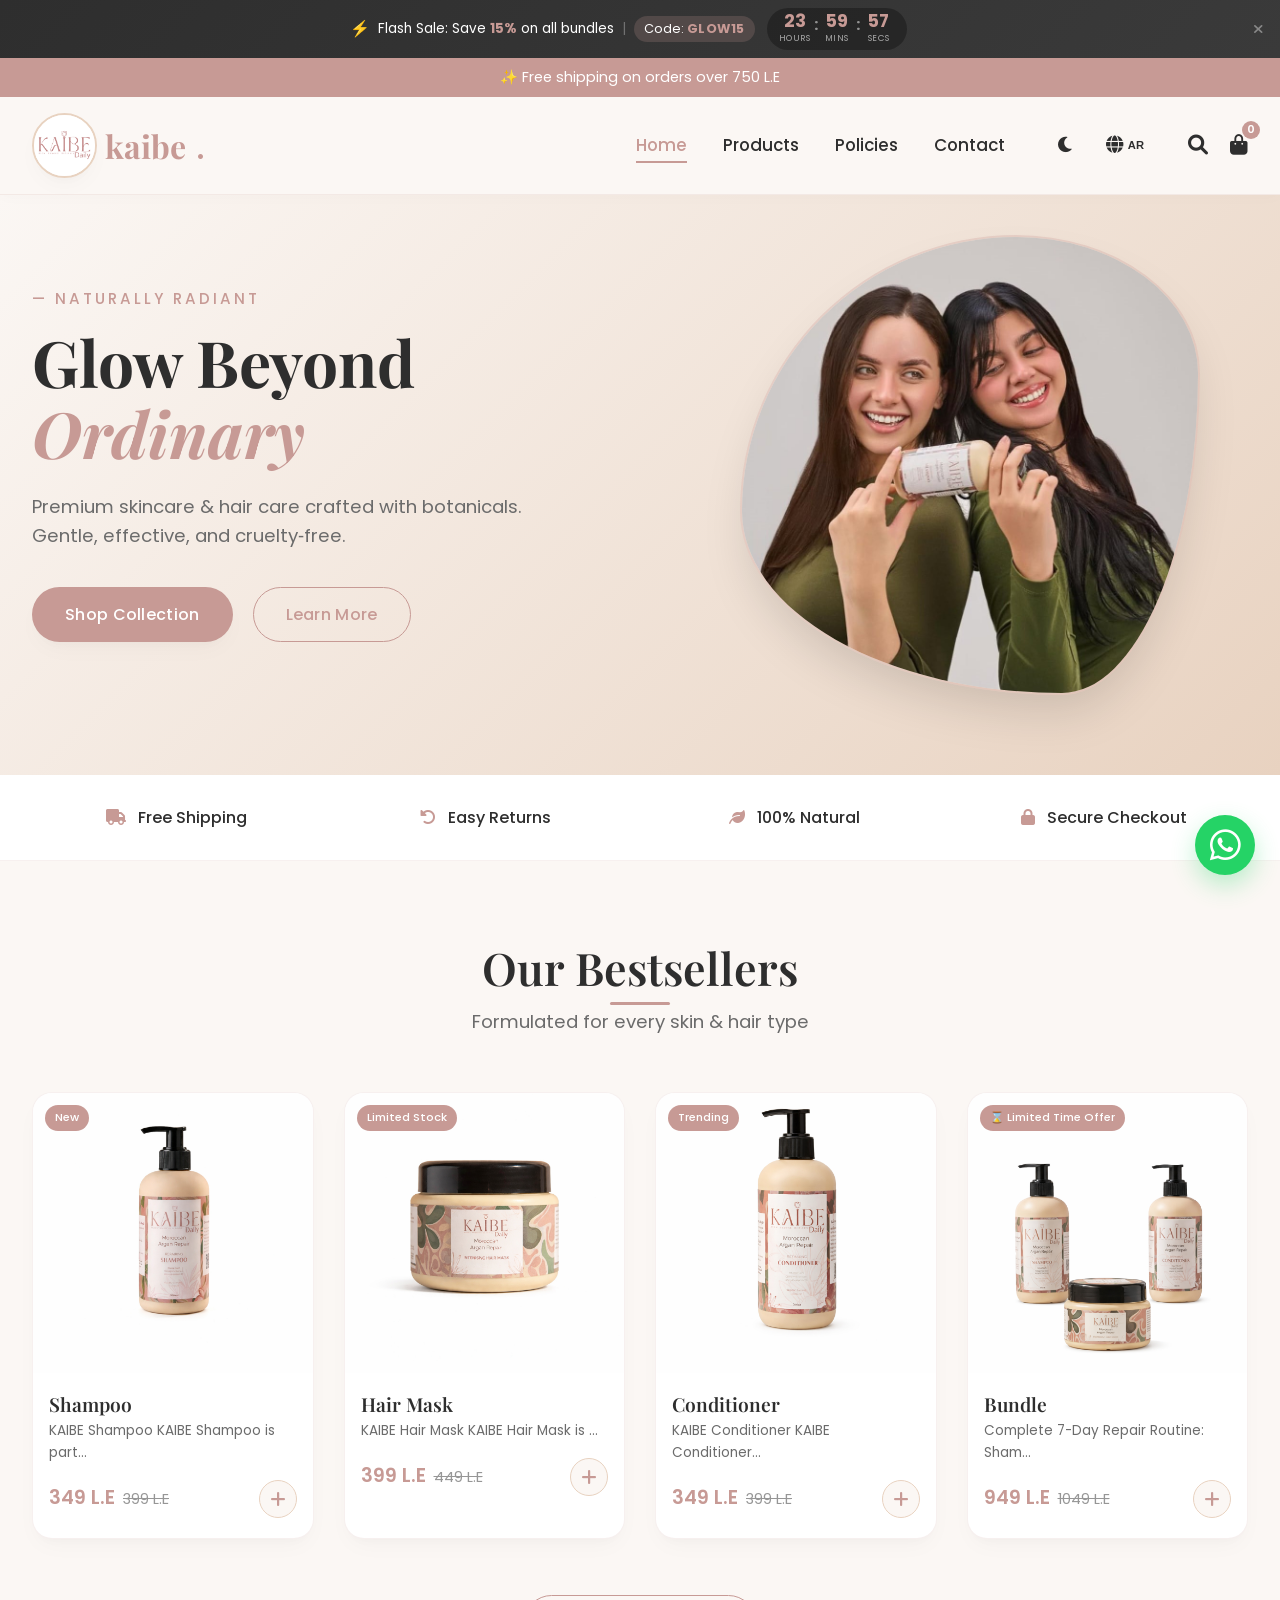
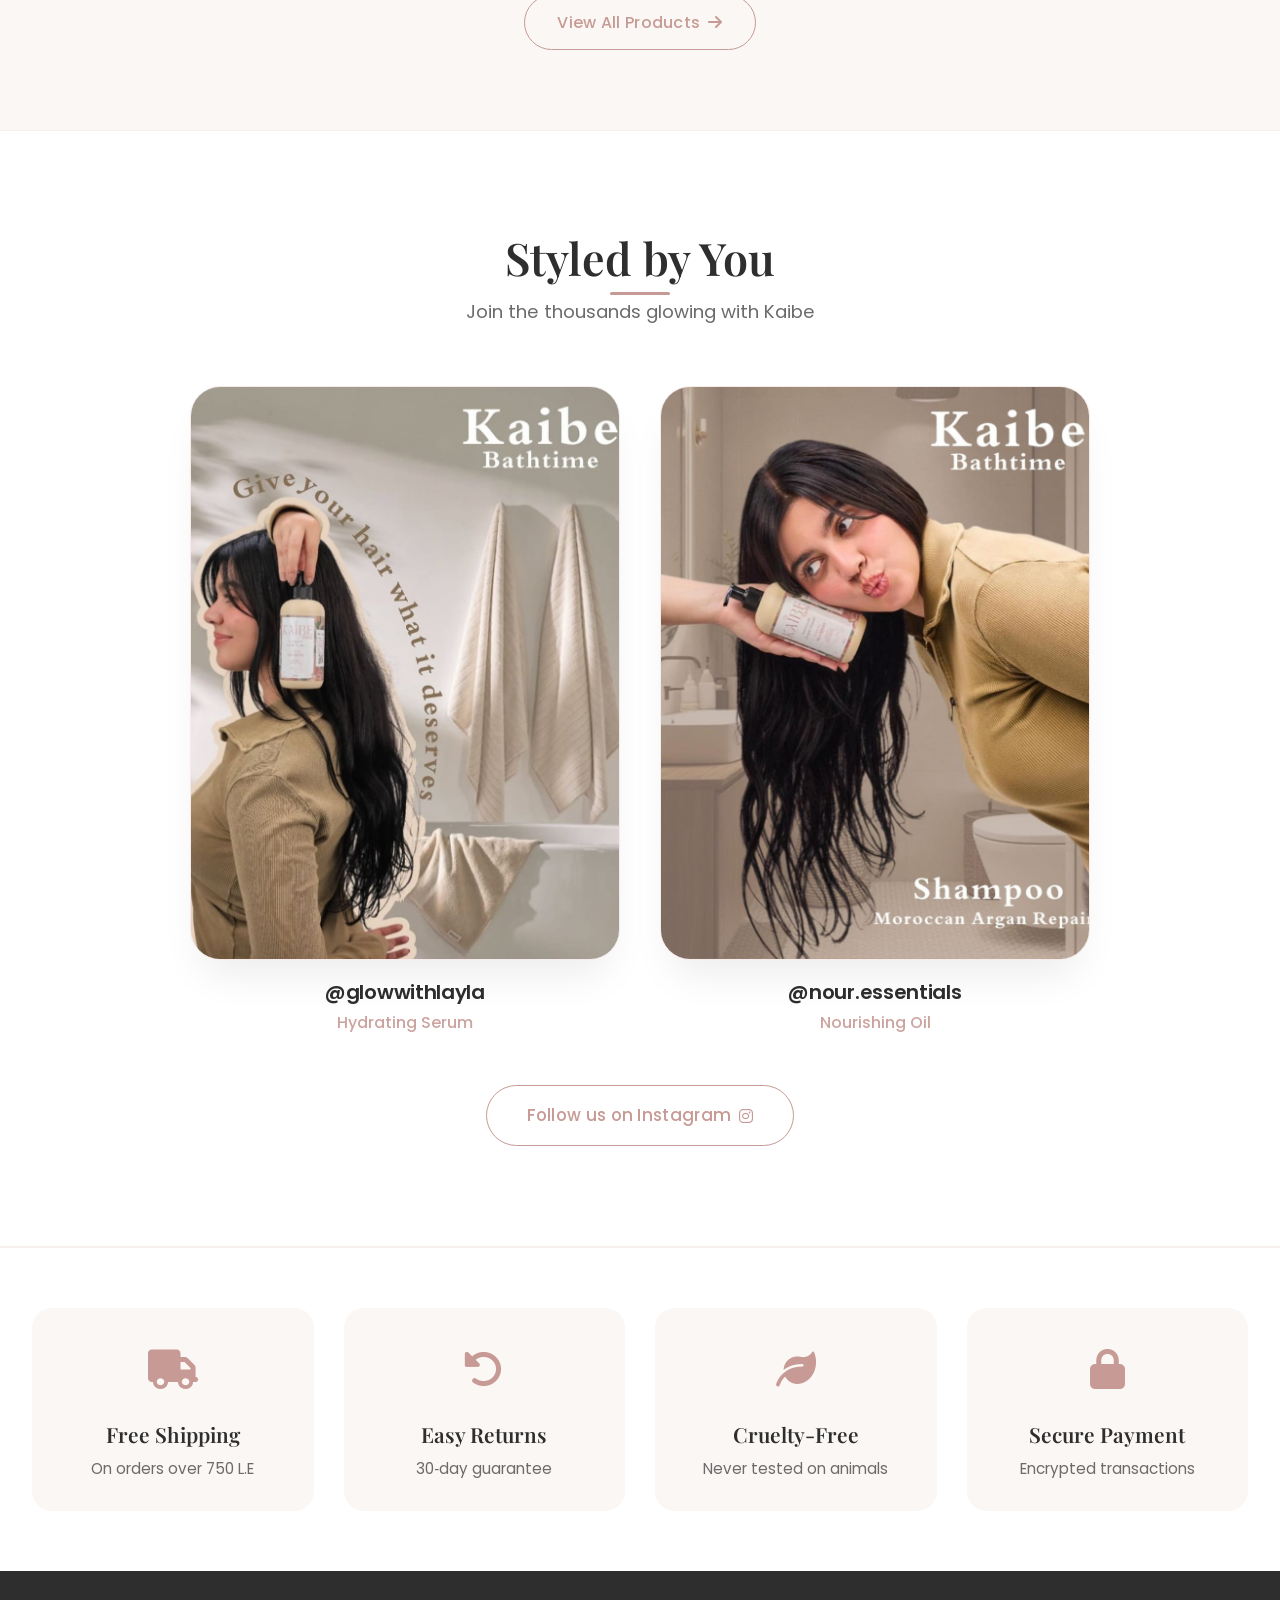
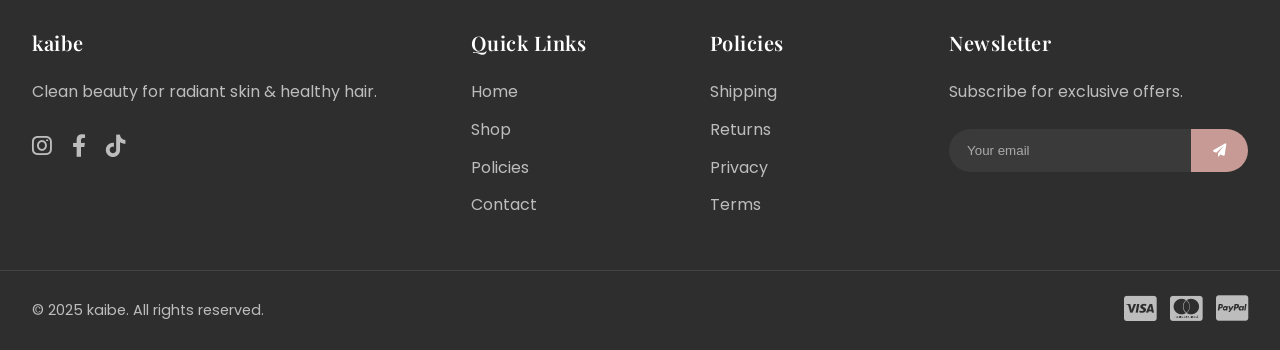
<file: index.html>
<!DOCTYPE html>
<html lang="en">
<head>
  <meta charset="UTF-8">
  <meta name="viewport" content="width=device-width, initial-scale=1.0, maximum-scale=1.0, user-scalable=yes">
  <link rel="icon" type="image/png" href="favicon.png">
  <link rel="apple-touch-icon" href="favicon.png">
  
  <!-- ✅ Meta Tags لنتائج جوجل وفيسبوك -->
  <meta property="og:image" content="https://kaibedaily.com/logo.png">
  <meta property="og:title" content="kaibe • Natural Beauty & Hair Care">
  <meta property="og:description" content="Premium skincare & hair care crafted with botanicals. Gentle, effective, and cruelty-free.">
  <meta name="facebook-domain-verification" content="lg7dq3br5m8nmskgd846aq0v86hok3" />
  <meta name="description" content="kaibe • Premium skincare & hair care crafted with botanicals. Free shipping on orders over 750 L.E.">
  <title>kaibe • Natural Beauty & Hair Care</title>
  <!-- Google Fonts -->
  <link rel="preconnect" href="https://fonts.googleapis.com">
  <link rel="preconnect" href="https://fonts.gstatic.com" crossorigin>
  <link href="https://fonts.googleapis.com/css2?family=Playfair+Display:wght@400;500;600;700&family=Poppins:wght@300;400;500;600&display=swap" rel="stylesheet">
  <!-- Font Awesome -->
  <link rel="stylesheet" href="https://cdnjs.cloudflare.com/ajax/libs/font-awesome/6.0.0-beta3/css/all.min.css">
  <!-- Custom CSS -->
  <link rel="stylesheet" href="style.css">
  <!-- Meta Pixel Code -->
  <script>
  !function(f,b,e,v,n,t,s)
  {if(f.fbq)return;n=f.fbq=function(){n.callMethod?
  n.callMethod.apply(n,arguments):n.queue.push(arguments)};
  if(!f._fbq)f._fbq=n;n.push=n;n.loaded=!0;n.version='2.0';
  n.queue=[];t=b.createElement(e);t.async=!0;
  t.src=v;s=b.getElementsByTagName(e)[0];
  s.parentNode.insertBefore(t,s)}(window, document,'script',
  'https://connect.facebook.net/en_US/fbevents.js');
  
  fbq('init', '2133669100757714');
  fbq('track', 'PageView');
  </script>
  <noscript>
  <img height="1" width="1" style="display:none"
  src="https://www.facebook.com/tr?id=2133669100757714&ev=PageView&noscript=1"/>
  </noscript>
  
  
</head>
<body>

   <!-- Google Translate Widget -->
  <div id="google_translate_element" style="display: none;"></div>
  <script type="text/javascript">
  function googleTranslateElementInit() {
    new google.translate.TranslateElement({
      pageLanguage: 'en',
      includedLanguages: 'ar,en',
      layout: google.translate.TranslateElement.InlineLayout.SIMPLE,
      autoDisplay: false
    }, 'google_translate_element');
  }
  </script>
  <script type="text/javascript" src="//translate.google.com/translate_a/element.js?cb=googleTranslateElementInit"></script>  

    <!-- ===== شريط العرض الترويجي مع عداد تنازلي ===== -->
  <div class="flash-sale-bar" id="flashSaleBar">
    <div class="container flash-sale-container">
      <div class="flash-sale-content">
        <span class="flash-icon">⚡</span>
        <span class="flash-text">Flash Sale: Save <strong>15%</strong> on all bundles</span>
        <span class="flash-divider">|</span>
        <span class="flash-code">Code: <strong>GLOW15</strong></span>
      </div>
      <div class="flash-countdown" id="flashCountdown">
        <div class="countdown-item">
          <span class="countdown-value" id="countdownHours">02</span>
          <span class="countdown-label">Hours</span>
        </div>
        <span class="countdown-separator">:</span>
        <div class="countdown-item">
          <span class="countdown-value" id="countdownMinutes">14</span>
          <span class="countdown-label">Mins</span>
        </div>
        <span class="countdown-separator">:</span>
        <div class="countdown-item">
          <span class="countdown-value" id="countdownSeconds">36</span>
          <span class="countdown-label">Secs</span>
        </div>
      </div>
      <button class="flash-close" onclick="document.getElementById('flashSaleBar').style.display='none'" aria-label="Close promo">
        <i class="fas fa-times"></i>
      </button>
    </div>
  </div>

  <!-- ===== شريط الإعلان الدوار ===== -->
  <div class="announcement-bar">
    <div class="announcement-slider">
      <div class="announcement-slide">✨ Free shipping on orders over 750 L.E</div>
      <div class="announcement-slide">🌿 Cruelty‑free & vegan formulas</div>
      <div class="announcement-slide">🎁 Free sample with every order</div>
    </div>
  </div>

  <!-- ===== HEADER ===== -->
  <header class="header">
    <div class="container header-container">
      <a href="index.html" class="logo">
        <img src="logo.png" alt="kaibe logo" onerror="this.style.display='none'">
        <span class="logo-text">kaibe</span>
        <span class="logo-dot">.</span>
      </a>
      <nav class="navbar">
        <ul class="nav-menu">
          <li><a href="index.html" class="nav-link active">Home</a></li>
          <li><a href="products.html" class="nav-link">Products</a></li>
          <li><a href="policies.html" class="nav-link">Policies</a></li>
          <li><a href="contact.html" class="nav-link">Contact</a></li>
        </ul>
        
        <div class="nav-controls">
          <button class="theme-toggle" id="themeToggle" data-tooltip="Dark Mode" aria-label="Toggle dark mode">
            <i class="fas fa-moon"></i>
          </button>
          <button class="lang-toggle" id="langToggle" data-tooltip="العربية" aria-label="Switch language">
            <i class="fas fa-globe"></i> <span>AR</span>
          </button>
        </div>
        
        <div class="nav-icons">
          <a href="#" class="search-toggle" aria-label="Search"><i class="fas fa-search"></i></a>
          <a href="#" class="cart-toggle" aria-label="Cart"><i class="fas fa-shopping-bag"></i><span class="cart-count">0</span></a>
        </div>
        <div class="hamburger" aria-label="Menu">
          <span class="bar"></span>
          <span class="bar"></span>
          <span class="bar"></span>
        </div>
      </nav>
    </div>
    
    <!-- شريط البحث المخفي -->
    <div class="search-overlay">
      <div class="container">
        <input type="text" id="searchInput" placeholder="Search for products..." class="search-input">
        <button class="search-close"><i class="fas fa-times"></i></button>
      </div>
    </div>
  </header>

  <main>
    <!-- Hero Section -->
    <section class="hero">
      <div class="container hero-container">
        <div class="hero-content">
          <span class="hero-subtitle">— Naturally radiant</span>
          <h1 class="hero-title"> Glow Beyond <br><span> Ordinary </span></h1>
          <p class="hero-description">Premium skincare & hair care crafted with botanicals. Gentle, effective, and cruelty‑free.</p>
          <div class="hero-buttons">
            <a href="products.html" class="btn btn-primary">Shop Collection</a>
            <a href="policies.html" class="btn btn-outline">Learn More</a>
          </div>
        </div>
        <div class="hero-image">
          <div class="hero-img-placeholder">
            <img src="hero.jpeg" alt="Kaibe Natural Beauty Product">
          </div>
        </div>
      </div>
    </section>

    <!-- ===== قسم مميزات الثقة ===== -->
   <section class="trust-badges">
    <div class="container">
      <div class="badges-grid">
        <div class="badge-item" data-i18n="freeShipping"><i class="fas fa-truck"></i> Free Shipping</div>
        <div class="badge-item" data-i18n="easyReturns"><i class="fas fa-undo-alt"></i> Easy Returns</div>
        <div class="badge-item" data-i18n="natural"><i class="fas fa-leaf"></i> 100% Natural</div>
        <div class="badge-item" data-i18n="secureCheckout"><i class="fas fa-lock"></i> Secure Checkout</div>
      </div>
    </div>
  </section>

    <!-- Featured Products -->
    <section class="products">
      <div class="container">
        <div class="section-header">
          <h2 class="section-title" data-i18n="bestsellers">Our Bestsellers</h2>
          <p class="section-subtitle" data-i18n="bestsellersSub">Formulated for every skin & hair type</p>
        </div>
       
        <!-- شبكة المنتجات (تولّد ديناميكياً عبر JavaScript) -->
        <div class="product-grid" id="productGrid">
          <!-- المنتجات سيتم توليدها من data-products في main.js، لكن نتركها فارغة أو نضيف static fallback -->
        </div>
        <div class="view-all">
          <a href="products.html" class="btn btn-secondary" data-i18n="viewAll">View All Products <i class="fas fa-arrow-right"></i></a>
        </div>
      </div>
    </section>

    <!-- Community / Models Section -->
    <section class="community">
      <div class="container">
        <div class="section-header">
          <h2 class="section-title" data-i18n="styledByYou">Styled by You</h2>
          <p class="section-subtitle" data-i18n="styledSub">Join the thousands glowing with Kaibe</p>
        </div>
        
        <div class="community-grid two-items">
          <div class="model-card">
            <div class="model-img">
              <img src="model 1.jpeg" alt="Model holding Kaibe product">
            </div>
            <div class="model-info">
              <h4>@glowwithlayla</h4>
              <p>Hydrating Serum</p>
            </div>
          </div>
          <div class="model-card">
            <div class="model-img">
              <img src="model 2.jpeg" alt="Model with Kaibe product">
            </div>
            <div class="model-info">
              <h4>@nour.essentials</h4>
              <p>Nourishing Oil</p>
            </div>
          </div>
        </div>
        
        <div class="community-cta">
          <a href="https://www.instagram.com/kaibe_daily?igsh=bnJuZ3VyZGloMWM1" class="btn btn-secondary" data-i18n="followInsta">Follow us on Instagram <i class="fab fa-instagram"></i></a>
        </div>
      </div>
    </section>
    <!-- Policies Preview -->
    <section class="policies">
      <div class="container">
        <div class="policy-grid">
        <div class="policy-card">
          <div class="policy-icon"><i class="fas fa-truck"></i></div>
          <h4 data-i18n="freeShippingTitle">Free Shipping</h4>
          <p data-i18n="freeShippingDesc">On orders over 750 L.E</p>
        </div>
        <div class="policy-card">
          <div class="policy-icon"><i class="fas fa-undo-alt"></i></div>
          <h4 data-i18n="easyReturnsTitle">Easy Returns</h4>
          <p data-i18n="easyReturnsDesc">30‑day guarantee</p>
        </div>
        <div class="policy-card">
          <div class="policy-icon"><i class="fas fa-leaf"></i></div>
          <h4 data-i18n="crueltyFreeTitle">Cruelty‑Free</h4>
          <p data-i18n="crueltyFreeDesc">Never tested on animals</p>
        </div>
        <div class="policy-card">
          <div class="policy-icon"><i class="fas fa-lock"></i></div>
          <h4 data-i18n="securePaymentTitle">Secure Payment</h4>
          <p data-i18n="securePaymentDesc">Encrypted transactions</p>
        </div>
        </div>
      </div>
    </section>
  </main>

  <!-- ===== FOOTER ===== -->
  <footer class="footer">
    <div class="container footer-container">
      <div class="footer-col">
        <h5>kaibe</h5>
        <p data-i18n="footerDesc">Clean beauty for radiant skin & healthy hair.</p>
        <div class="social-links">
          <a href="https://www.instagram.com/kaibe_daily?igsh=bnJuZ3VyZGloMWM1" aria-label="Instagram"><i class="fab fa-instagram"></i></a>
          <a href="https://www.facebook.com/share/1Km3HrW6yb/?mibextid=wwXIfr" aria-label="Facebook"><i class="fab fa-facebook-f"></i></a>
          <a href="https://www.tiktok.com/@kaibedaily?_r=1&_t=ZS-95lM0Ywqjpv" aria-label="TikTok"><i class="fab fa-tiktok"></i></a>
        </div>
      </div>
      <div class="footer-col">
        <h5 data-i18n="quickLinks">Quick Links</h5>
        <ul>
          <li><a href="index.html">Home</a></li>
          <li><a href="products.html">Shop</a></li>
          <li><a href="policies.html">Policies</a></li>
          <li><a href="contact.html">Contact</a></li>
        </ul>
      </div>
      <div class="footer-col">
        <h5 data-i18n="policies">Policies</h5>
        <ul>
          <li><a href="policies.html#shipping">Shipping</a></li>
          <li><a href="policies.html#returns">Returns</a></li>
          <li><a href="policies.html#privacy">Privacy</a></li>
          <li><a href="policies.html#terms">Terms</a></li>
        </ul>
      </div>
      <div class="footer-col">
        <h5 data-i18n="newsletter">Newsletter</h5>
        <p data-i18n="newsletterSub">Subscribe for exclusive offers.</p>
        <form class="newsletter-form" id="newsletterForm">
          <input type="email" placeholder="Your email" required>
          <button type="submit" aria-label="Subscribe"><i class="fas fa-paper-plane"></i></button>
        </form>
      </div>
    </div>
    <div class="footer-bottom">
      <div class="container">
        <p>&copy; 2025 kaibe. All rights reserved.</p>
        <p class="payment-icons">
          <i class="fab fa-cc-visa"></i>
          <i class="fab fa-cc-mastercard"></i>
          <i class="fab fa-cc-paypal"></i>
        </p>
      </div>
    </div>
  </footer>

  <!-- ===== أيقونة واتساب عائمة ===== -->
  <a href="https://wa.me/201113651350" class="whatsapp-float" target="_blank" aria-label="Order via WhatsApp">
    <i class="fab fa-whatsapp"></i>
  </a>

  <!-- ===== سلة جانبية ===== -->
  <div class="cart-sidebar">
    <div class="cart-header">
      <h3>Your Cart</h3>
      <button class="cart-close"><i class="fas fa-times"></i></button>
    </div>
    <div class="cart-items">
      <p class="empty-cart">Your cart is empty</p>
    </div>
    <div class="cart-footer">
      <div class="cart-total">Total: <span>0 L.E</span></div>
      <button class="btn btn-primary btn-block">Checkout via WhatsApp</button>
    </div>
  </div>
  <div class="cart-overlay"></div>
  <script src="script.js"></script>
</body>
</html>
</file>
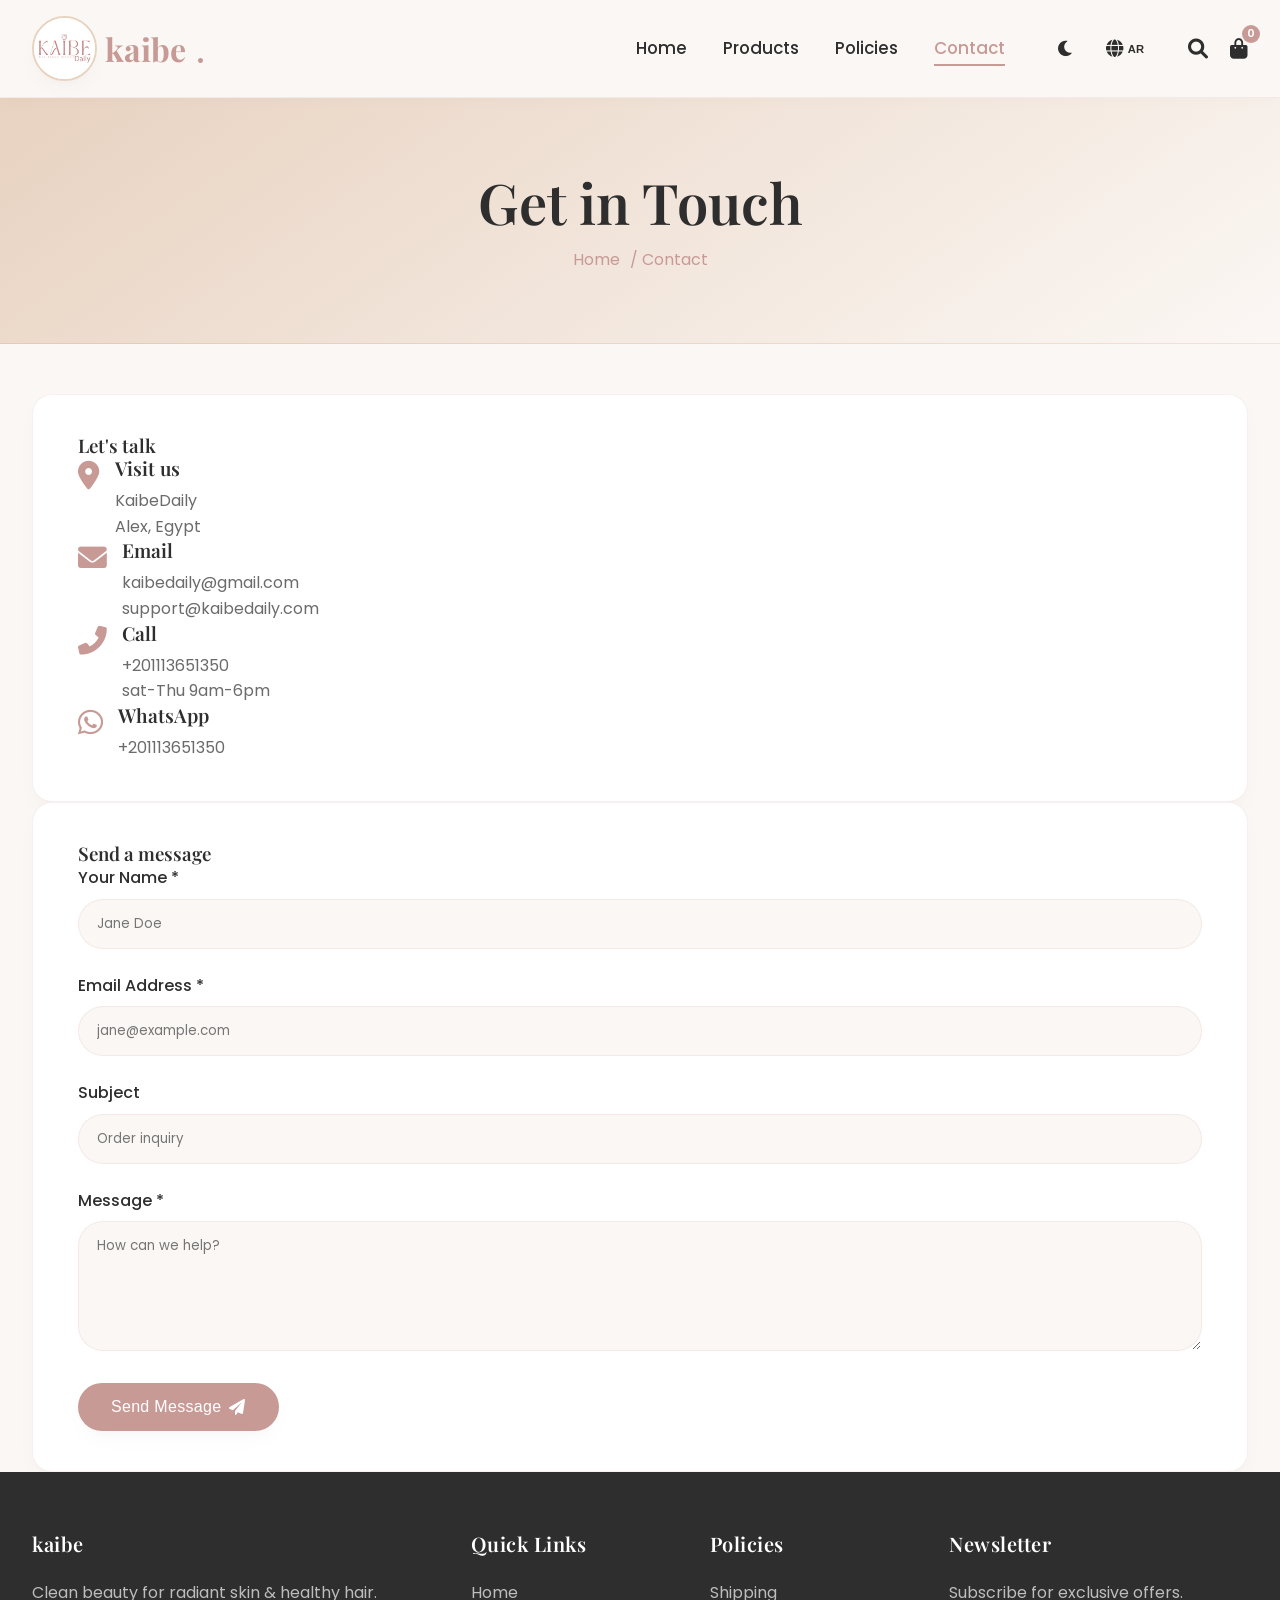
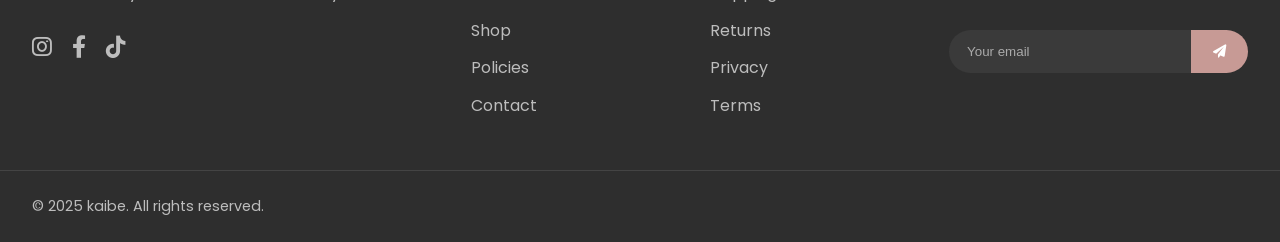
<file: contact.html>
<!DOCTYPE html>
<html lang="en">
<head>
  <meta charset="UTF-8">
  <meta name="viewport" content="width=device-width, initial-scale=1.0">
  <link rel="icon" type="image/png" href="favicon.png">
  <link rel="apple-touch-icon" href="favicon.png">
  
  <!-- ✅ Meta Tags لنتائج جوجل وفيسبوك -->
  <meta property="og:image" content="https://kaibedaily.com/logo.png">
  <meta property="og:title" content="kaibe • Natural Beauty & Hair Care">
  <meta property="og:description" content="Premium skincare & hair care crafted with botanicals. Gentle, effective, and cruelty-free.">
  <meta name="description" content="kaibe • Premium skincare & hair care crafted with botanicals. Free shipping on orders over 750 L.E.">
  <title>Contact • kaibe</title>
  <link rel="preconnect" href="https://fonts.googleapis.com">
  <link rel="preconnect" href="https://fonts.gstatic.com" crossorigin>
  <link href="https://fonts.googleapis.com/css2?family=Playfair+Display:wght@400;500;600;700&family=Poppins:wght@300;400;500;600&display=swap" rel="stylesheet">
  <link rel="stylesheet" href="https://cdnjs.cloudflare.com/ajax/libs/font-awesome/6.0.0-beta3/css/all.min.css">
  <link rel="stylesheet" href="style.css">
  <!-- Meta Pixel Code -->
  <script>
  !function(f,b,e,v,n,t,s)
  {if(f.fbq)return;n=f.fbq=function(){n.callMethod?
  n.callMethod.apply(n,arguments):n.queue.push(arguments)};
  if(!f._fbq)f._fbq=n;n.push=n;n.loaded=!0;n.version='2.0';
  n.queue=[];t=b.createElement(e);t.async=!0;
  t.src=v;s=b.getElementsByTagName(e)[0];
  s.parentNode.insertBefore(t,s)}(window, document,'script',
  'https://connect.facebook.net/en_US/fbevents.js');
  
  fbq('init', '2133669100757714');
  fbq('track', 'PageView');
  </script>
  
  <noscript>
    <img height="1" width="1" style="display:none"
    src="https://www.facebook.com/tr?id=2133669100757714&ev=PageView&noscript=1"/>
  </noscript>
</head>
<body>

  <!-- Google Translate Widget -->
  <script type="text/javascript">
  function googleTranslateElementInit() {
    new google.translate.TranslateElement({
      pageLanguage: 'en',
      includedLanguages: 'ar,en',
      layout: google.translate.TranslateElement.InlineLayout.SIMPLE,
      autoDisplay: false
    }, 'google_translate_element');
  }
  </script>
  <script type="text/javascript" src="//translate.google.com/translate_a/element.js?cb=googleTranslateElementInit"></script>
  <header class="header">
    <div class="container header-container">
      <a href="index.html" class="logo">
        <img src="logo.png" alt="kaibe">
        <span class="logo-text">kaibe</span><span class="logo-dot">.</span>
      </a>
      <nav class="navbar">
          <ul class="nav-menu">
            <li><a href="index.html" class="nav-link">Home</a></li>
            <li><a href="products.html" class="nav-link">Products</a></li>
            <li><a href="policies.html" class="nav-link">Policies</a></li>
            <li><a href="contact.html" class="nav-link active">Contact</a></li>
          </ul>
        
          <!-- ✅ أزرار التحكم الجديدة (الوضع الليلي + اللغة) -->
          <div class="nav-controls">
            <button class="theme-toggle" id="themeToggle" data-tooltip="Dark Mode" aria-label="Toggle dark mode">
              <i class="fas fa-moon"></i>
            </button>
            <button class="lang-toggle" id="langToggle" data-tooltip="العربية" aria-label="Switch language">
              <i class="fas fa-globe"></i> <span>AR</span>
            </button>
          </div>
        
          <div class="nav-icons">
            <a href="#" class="search-toggle" aria-label="Search"><i class="fas fa-search"></i></a>
            <a href="#" class="cart-toggle" aria-label="Cart"><i class="fas fa-shopping-bag"></i><span class="cart-count">0</span></a>
          </div>
          <div class="hamburger" aria-label="Menu">
            <span class="bar"></span>
            <span class="bar"></span>
            <span class="bar"></span>
          </div>
        </nav>
        
  </header>

  <main>
    <div class="page-banner">
      <div class="container">
        <h1 class="page-title">Get in Touch</h1>
        <p class="breadcrumb"><a href="index.html">Home</a> / Contact</p>
      </div>
    </div>

    <section class="contact-section">
      <div class="container">
        <div class="contact-grid">
          <div class="contact-info-card">
            <h3>Let's talk</h3>
            <div class="info-item">
              <i class="fas fa-map-marker-alt"></i>
              <div><h4>Visit us</h4><p>KaibeDaily<br>Alex, Egypt</p></div>
            </div>
            <div class="info-item">
              <i class="fas fa-envelope"></i>
              <div><h4>Email</h4><p>kaibedaily@gmail.com<br>support@kaibedaily.com</p></div>
            </div>
            <div class="info-item">
              <i class="fas fa-phone-alt"></i>
              <div><h4>Call</h4><p>+201113651350<br>sat-Thu 9am-6pm </p></div>
            </div>
            <div class="info-item">
              <i class="fab fa-whatsapp"></i>
              <div><h4>WhatsApp</h4><p>+201113651350</p></div>
            </div>
          </div>
          <div class="contact-form-card">
            <h3>Send a message</h3>
            <form id="contactForm">
              <div class="form-group">
                <label>Your Name *</label>
                <input type="text" placeholder="Jane Doe" required>
              </div>
              <div class="form-group">
                <label>Email Address *</label>
                <input type="email" placeholder="jane@example.com" required>
              </div>
              <div class="form-group">
                <label>Subject</label>
                <input type="text" placeholder="Order inquiry">
              </div>
              <div class="form-group">
                <label>Message *</label>
                <textarea rows="5" placeholder="How can we help?" required></textarea>
              </div>
              <button type="submit" class="btn btn-primary">Send Message <i class="fas fa-paper-plane"></i></button>
            </form>
          </div>
        </div>
      </div>
    </section>
  </main>

  <footer class="footer">
    <div class="container footer-container">
      <div class="footer-col"><h5>kaibe</h5><p>Clean beauty for radiant skin & healthy hair.</p><div class="social-links"><a href="https://www.instagram.com/kaibe_daily?igsh=Nm1wamRjaXFrcnNm"><i class="fab fa-instagram"></i></a><a href="https://www.facebook.com/share/1Km3HrW6yb/?mibextid=wwXIfr"><i class="fab fa-facebook-f"></i></a><a href="https://www.tiktok.com/@kaibedaily?_r=1&_t=ZS-95lM0Ywqjpv"><i class="fab fa-tiktok"></i></a></div></div>
      <div class="footer-col"><h5>Quick Links</h5><ul><li><a href="index.html">Home</a></li><li><a href="products.html">Shop</a></li><li><a href="policies.html">Policies</a></li><li><a href="contact.html">Contact</a></li></ul></div>
      <div class="footer-col"><h5>Policies</h5><ul><li><a href="policies.html#shipping">Shipping</a></li><li><a href="policies.html#returns">Returns</a></li><li><a href="policies.html#privacy">Privacy</a></li><li><a href="policies.html#terms">Terms</a></li></ul></div>
      <div class="footer-col"><h5>Newsletter</h5><p>Subscribe for exclusive offers.</p><form class="newsletter-form"><input type="email" placeholder="Your email"><button type="submit"><i class="fas fa-paper-plane"></i></button></form></div>
    </div>
    <div class="footer-bottom"><div class="container"><p>&copy; 2025 kaibe. All rights reserved.</p></div></div>
  </footer>

  <script src="script.js"></script>
</body>
</html>
</file>
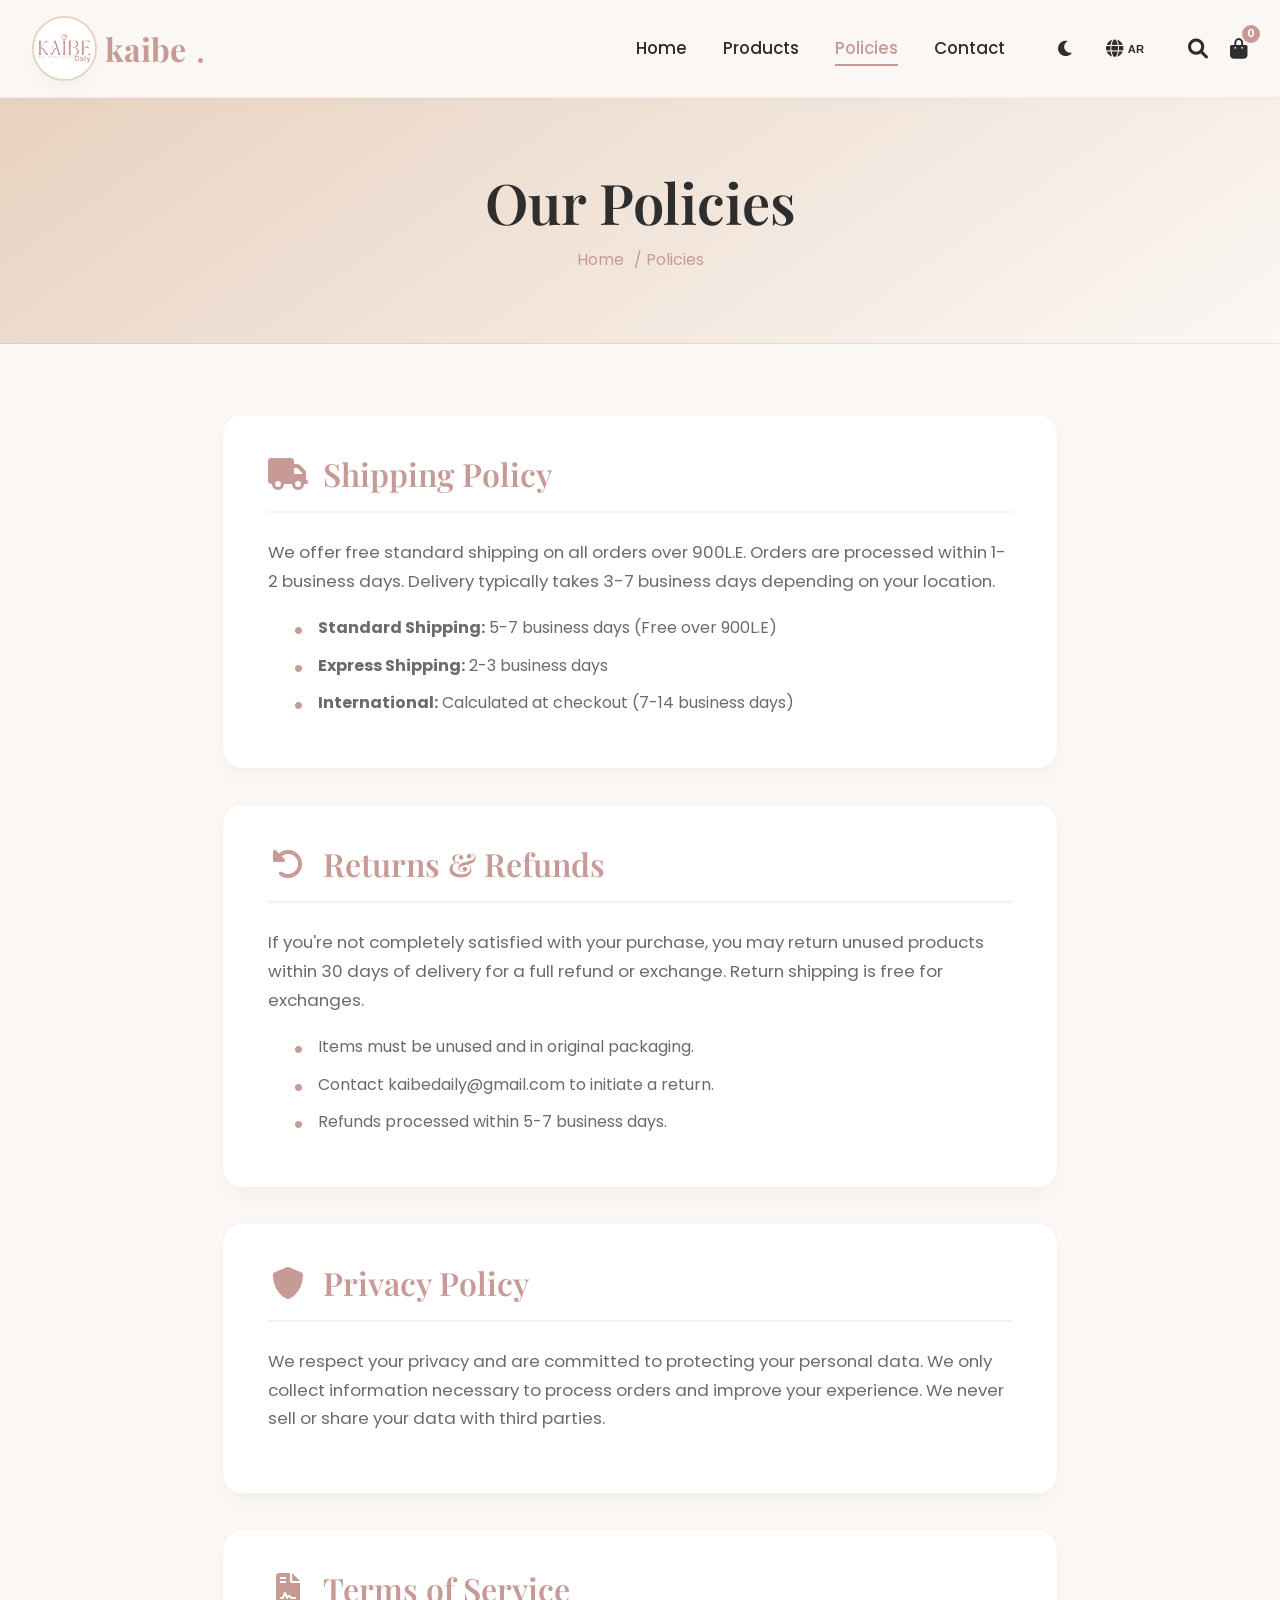
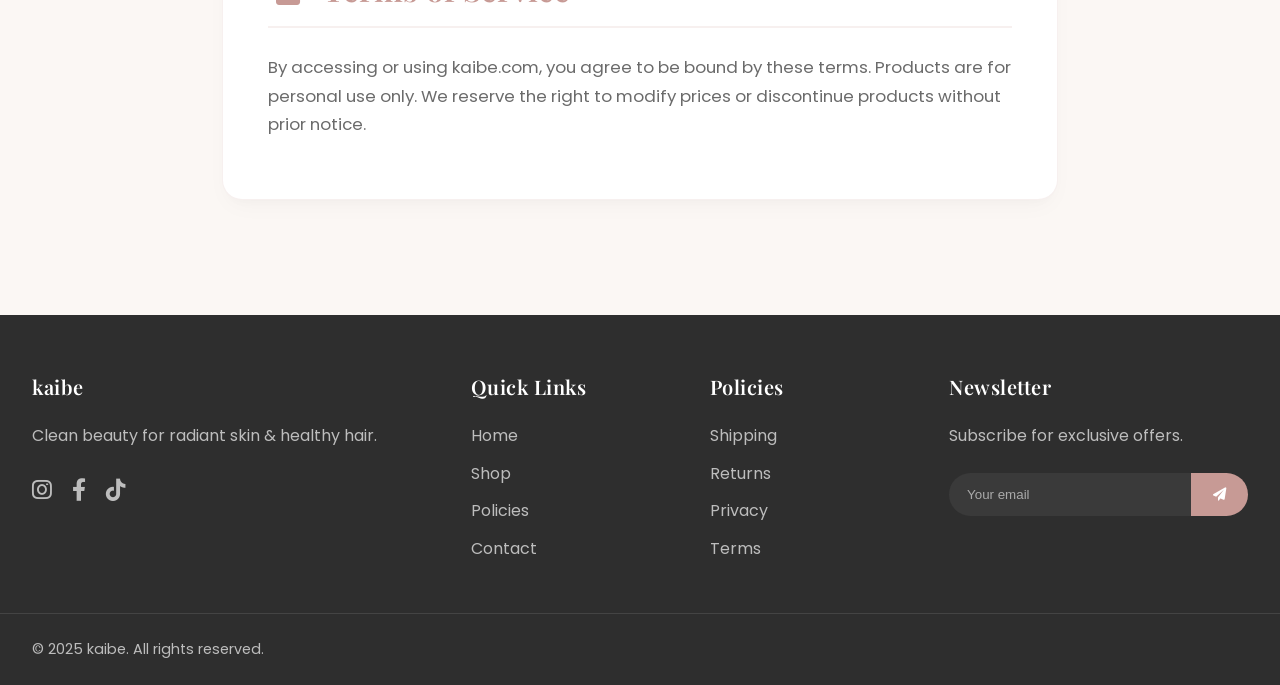
<file: policies.html>
<!DOCTYPE html>
<html lang="en">
<head>
  <meta charset="UTF-8">
  <meta name="viewport" content="width=device-width, initial-scale=1.0">
  <link rel="icon" type="image/png" href="favicon.png">
  <link rel="apple-touch-icon" href="favicon.png">
  
  <!-- ✅ Meta Tags لنتائج جوجل وفيسبوك -->
  <meta property="og:image" content="https://kaibedaily.com/logo.png">
  <meta property="og:title" content="kaibe • Natural Beauty & Hair Care">
  <meta property="og:description" content="Premium skincare & hair care crafted with botanicals. Gentle, effective, and cruelty-free.">
  <meta name="description" content="kaibe • Premium skincare & hair care crafted with botanicals. Free shipping on orders over 750 L.E.">
  <title>Policies • kaibe</title>
  <link rel="preconnect" href="https://fonts.googleapis.com">
  <link rel="preconnect" href="https://fonts.gstatic.com" crossorigin>
  <link href="https://fonts.googleapis.com/css2?family=Playfair+Display:wght@400;500;600;700&family=Poppins:wght@300;400;500;600&display=swap" rel="stylesheet">
  <link rel="stylesheet" href="https://cdnjs.cloudflare.com/ajax/libs/font-awesome/6.0.0-beta3/css/all.min.css">
  <link rel="stylesheet" href="style.css">
  <!-- Meta Pixel Code -->
  <script>
  !function(f,b,e,v,n,t,s)
  {if(f.fbq)return;n=f.fbq=function(){n.callMethod?
  n.callMethod.apply(n,arguments):n.queue.push(arguments)};
  if(!f._fbq)f._fbq=n;n.push=n;n.loaded=!0;n.version='2.0';
  n.queue=[];t=b.createElement(e);t.async=!0;
  t.src=v;s=b.getElementsByTagName(e)[0];
  s.parentNode.insertBefore(t,s)}(window, document,'script',
  'https://connect.facebook.net/en_US/fbevents.js');
  
  fbq('init', '2133669100757714');
  fbq('track', 'PageView');
  </script>
  
  <noscript>
    <img height="1" width="1" style="display:none"
    src="https://www.facebook.com/tr?id=2133669100757714&ev=PageView&noscript=1"/>
  </noscript>
</head>
<body>

    <!-- Google Translate Widget -->
  <script type="text/javascript">
  function googleTranslateElementInit() {
    new google.translate.TranslateElement({
      pageLanguage: 'en',
      includedLanguages: 'ar,en',
      layout: google.translate.TranslateElement.InlineLayout.SIMPLE,
      autoDisplay: false
    }, 'google_translate_element');
  }
  </script>
  <script type="text/javascript" src="//translate.google.com/translate_a/element.js?cb=googleTranslateElementInit"></script>
  <header class="header">
    <div class="container header-container">
      <a href="index.html" class="logo">
        <img src="logo.png" alt="kaibe">
        <span class="logo-text">kaibe</span><span class="logo-dot">.</span>
      </a>
      <nav class="navbar">
          <ul class="nav-menu">
            <li><a href="index.html" class="nav-link">Home</a></li>
            <li><a href="products.html" class="nav-link">Products</a></li>
            <li><a href="policies.html" class="nav-link active">Policies</a></li>
            <li><a href="contact.html" class="nav-link">Contact</a></li>
          </ul>
        
          <!-- ✅ أزرار التحكم الجديدة (الوضع الليلي + اللغة) -->
          <div class="nav-controls">
            <button class="theme-toggle" id="themeToggle" data-tooltip="Dark Mode" aria-label="Toggle dark mode">
              <i class="fas fa-moon"></i>
            </button>
            <button class="lang-toggle" id="langToggle" data-tooltip="العربية" aria-label="Switch language">
              <i class="fas fa-globe"></i> <span>AR</span>
            </button>
          </div>
        
          <div class="nav-icons">
            <a href="#" class="search-toggle" aria-label="Search"><i class="fas fa-search"></i></a>
            <a href="#" class="cart-toggle" aria-label="Cart"><i class="fas fa-shopping-bag"></i><span class="cart-count">0</span></a>
          </div>
          <div class="hamburger" aria-label="Menu">
            <span class="bar"></span>
            <span class="bar"></span>
            <span class="bar"></span>
          </div>
        </nav>
        
  </header>

  <main>
    <div class="page-banner">
      <div class="container">
        <h1 class="page-title">Our Policies</h1>
        <p class="breadcrumb"><a href="index.html">Home</a> / Policies</p>
      </div>
    </div>

    <section class="policies-detailed">
      <div class="container narrow">
        <div class="policy-section" id="shipping">
          <h2><i class="fas fa-truck"></i> Shipping Policy</h2>
          <p>We offer free standard shipping on all orders over 900L.E. Orders are processed within 1-2 business days. Delivery typically takes 3-7 business days depending on your location.</p>
          <ul>
            <li><strong>Standard Shipping:</strong> 5-7 business days (Free over 900L.E)</li>
            <li><strong>Express Shipping:</strong> 2-3 business days </li>
            <li><strong>International:</strong> Calculated at checkout (7-14 business days)</li>
          </ul>
        </div>

        <div class="policy-section" id="returns">
          <h2><i class="fas fa-undo-alt"></i> Returns & Refunds</h2>
          <p>If you're not completely satisfied with your purchase, you may return unused products within 30 days of delivery for a full refund or exchange. Return shipping is free for exchanges.</p>
          <ul>
            <li>Items must be unused and in original packaging.</li>
            <li>Contact kaibedaily@gmail.com to initiate a return.</li>
            <li>Refunds processed within 5-7 business days.</li>
          </ul>
        </div>

        <div class="policy-section" id="privacy">
          <h2><i class="fas fa-shield-alt"></i> Privacy Policy</h2>
          <p>We respect your privacy and are committed to protecting your personal data. We only collect information necessary to process orders and improve your experience. We never sell or share your data with third parties.</p>
        </div>

        <div class="policy-section" id="terms">
          <h2><i class="fas fa-file-contract"></i> Terms of Service</h2>
          <p>By accessing or using kaibe.com, you agree to be bound by these terms. Products are for personal use only. We reserve the right to modify prices or discontinue products without prior notice.</p>
        </div>
      </div>
    </section>
  </main>

  <footer class="footer">
    <div class="container footer-container">
      <div class="footer-col"><h5>kaibe</h5><p>Clean beauty for radiant skin & healthy hair.</p><div class="social-links"><a href="https://www.instagram.com/kaibe_daily?igsh=Nm1wamRjaXFrcnNm"><i class="fab fa-instagram"></i></a><a href="https://www.facebook.com/share/1Km3HrW6yb/?mibextid=wwXIfr"><i class="fab fa-facebook-f"></i></a><a href="https://www.tiktok.com/@kaibedaily?_r=1&_t=ZS-95lM0Ywqjpv"><i class="fab fa-tiktok"></i></a></div></div>
      <div class="footer-col"><h5>Quick Links</h5><ul><li><a href="index.html">Home</a></li><li><a href="products.html">Shop</a></li><li><a href="policies.html">Policies</a></li><li><a href="contact.html">Contact</a></li></ul></div>
      <div class="footer-col"><h5>Policies</h5><ul><li><a href="policies.html#shipping">Shipping</a></li><li><a href="policies.html#returns">Returns</a></li><li><a href="policies.html#privacy">Privacy</a></li><li><a href="policies.html#terms">Terms</a></li></ul></div>
      <div class="footer-col"><h5>Newsletter</h5><p>Subscribe for exclusive offers.</p><form class="newsletter-form"><input type="email" placeholder="Your email"><button type="submit"><i class="fas fa-paper-plane"></i></button></form></div>
    </div>
    <div class="footer-bottom"><div class="container"><p>&copy; 2025 kaibe. All rights reserved.</p></div></div>
  </footer>

  <script src="script.js"></script>
</body>
</html>
</file>
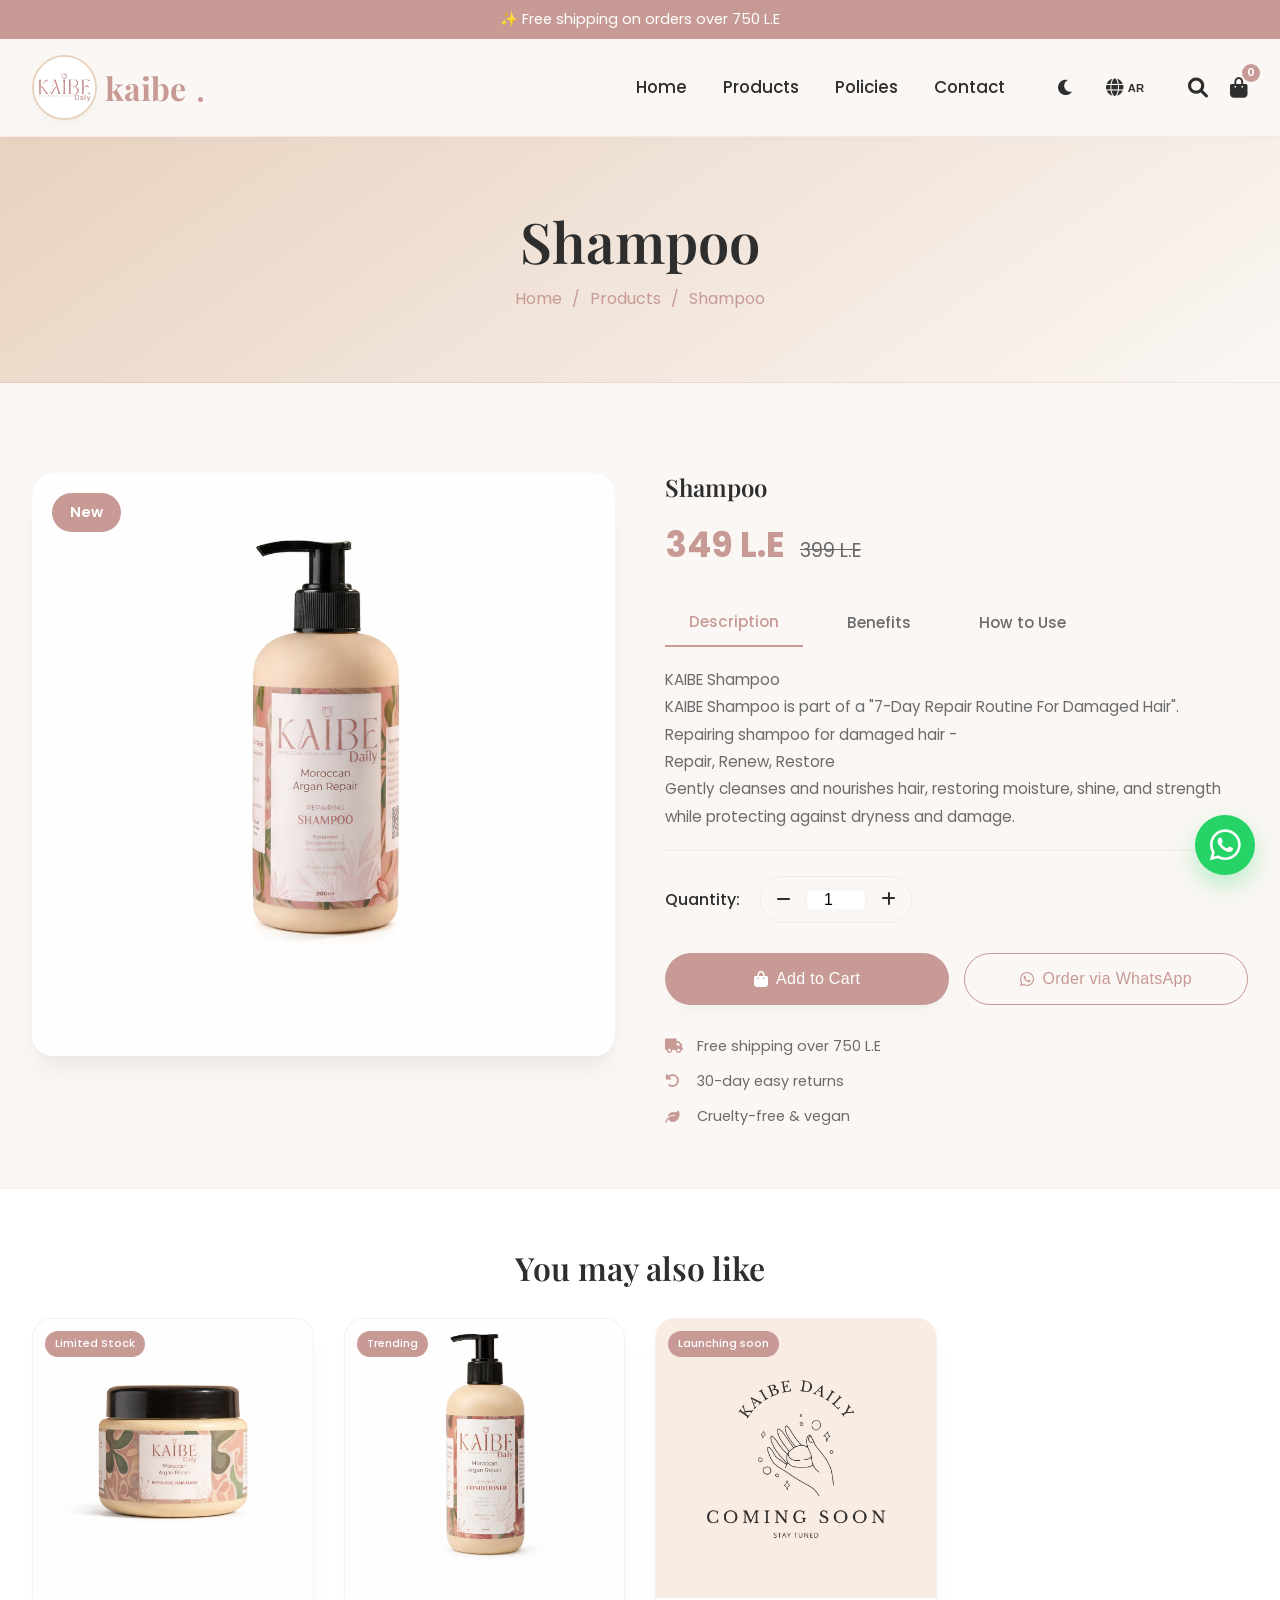
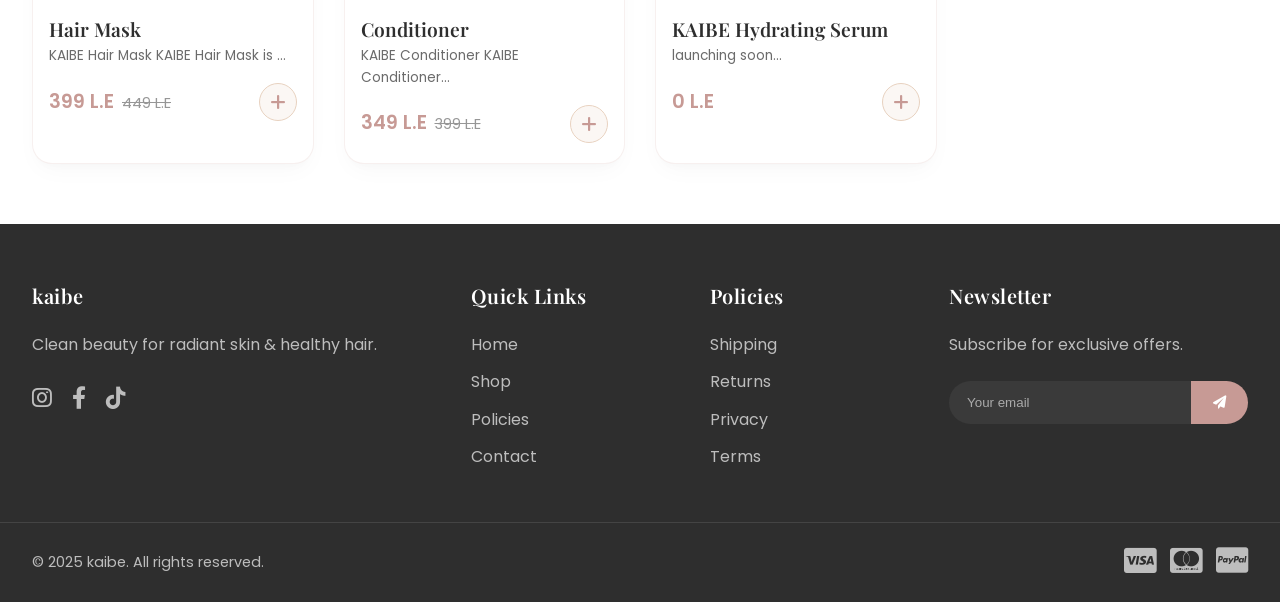
<file: product.html>
<!DOCTYPE html>
<html lang="en">
<head>
  <meta charset="UTF-8">
  <meta name="viewport" content="width=device-width, initial-scale=1.0, maximum-scale=1.0, user-scalable=yes">
  <link rel="icon" type="image/png" href="favicon.png">
  <link rel="apple-touch-icon" href="favicon.png">
  
  <!-- ✅ Meta Tags لنتائج جوجل وفيسبوك -->
  <meta property="og:image" content="https://kaibedaily.com/logo.png">
  <meta property="og:title" content="kaibe • Natural Beauty & Hair Care">
  <meta property="og:description" content="Premium skincare & hair care crafted with botanicals. Gentle, effective, and cruelty-free.">
  <meta name="description" content="kaibe • Premium skincare & hair care crafted with botanicals. Free shipping on orders over 750 L.E.">
  <title>Product Details • kaibe</title>
  <!-- Google Fonts -->
  <link rel="preconnect" href="https://fonts.googleapis.com">
  <link rel="preconnect" href="https://fonts.gstatic.com" crossorigin>
  <link href="https://fonts.googleapis.com/css2?family=Playfair+Display:wght@400;500;600;700&family=Poppins:wght@300;400;500;600&display=swap" rel="stylesheet">
  <!-- Font Awesome -->
  <link rel="stylesheet" href="https://cdnjs.cloudflare.com/ajax/libs/font-awesome/6.0.0-beta3/css/all.min.css">
  <!-- Custom CSS -->
  <link rel="stylesheet" href="style.css">
  <!-- Meta Pixel Code -->
  <script>
  !function(f,b,e,v,n,t,s)
  {if(f.fbq)return;n=f.fbq=function(){n.callMethod?
  n.callMethod.apply(n,arguments):n.queue.push(arguments)};
  if(!f._fbq)f._fbq=n;n.push=n;n.loaded=!0;n.version='2.0';
  n.queue=[];t=b.createElement(e);t.async=!0;
  t.src=v;s=b.getElementsByTagName(e)[0];
  s.parentNode.insertBefore(t,s)}(window, document,'script',
  'https://connect.facebook.net/en_US/fbevents.js');
  
  fbq('init', '2133669100757714');
  fbq('track', 'PageView');
  </script>
  
  <noscript>
    <img height="1" width="1" style="display:none"
    src="https://www.facebook.com/tr?id=2133669100757714&ev=PageView&noscript=1"/>
  </noscript>
  
</head>
<body>

    <!-- Google Translate Widget -->
  <script type="text/javascript">
  function googleTranslateElementInit() {
    new google.translate.TranslateElement({
      pageLanguage: 'en',
      includedLanguages: 'ar,en',
      layout: google.translate.TranslateElement.InlineLayout.SIMPLE,
      autoDisplay: false
    }, 'google_translate_element');
  }
    
  </script>
  <script type="text/javascript" src="//translate.google.com/translate_a/element.js?cb=googleTranslateElementInit"></script>

  <!-- ===== شريط الإعلان الدوار ===== -->
  <div class="announcement-bar">
    <div class="announcement-slider">
      <div class="announcement-slide">✨ Free shipping on orders over 750 L.E</div>
      <div class="announcement-slide">🌿 Cruelty‑free & vegan formulas</div>
      <div class="announcement-slide">🎁 Free sample with every order</div>
    </div>
  </div>

  <!-- ===== HEADER ===== -->
  <header class="header">
    <div class="container header-container">
      <a href="index.html" class="logo">
        <img src="logo.png" alt="kaibe logo" onerror="this.style.display='none'">
        <span class="logo-text">kaibe</span>
        <span class="logo-dot">.</span>
      </a>
      <nav class="navbar">
        <ul class="nav-menu">
          <li><a href="index.html" class="nav-link">Home</a></li>
          <li><a href="products.html" class="nav-link">Products</a></li>
          <li><a href="policies.html" class="nav-link">Policies</a></li>
          <li><a href="contact.html" class="nav-link">Contact</a></li>
        </ul>
        <div class="nav-controls">
          <button class="theme-toggle" id="themeToggle" data-tooltip="Dark Mode" aria-label="Toggle dark mode">
            <i class="fas fa-moon"></i>
          </button>
          <button class="lang-toggle" id="langToggle" data-tooltip="العربية" aria-label="Switch language">
            <i class="fas fa-globe"></i> <span>AR</span>
          </button>
        </div>
        <div class="nav-icons">
          <a href="#" class="search-toggle" aria-label="Search"><i class="fas fa-search"></i></a>
          <a href="#" class="cart-toggle" aria-label="Cart"><i class="fas fa-shopping-bag"></i><span class="cart-count">0</span></a>
        </div>
        <div class="hamburger" aria-label="Menu">
          <span class="bar"></span>
          <span class="bar"></span>
          <span class="bar"></span>
        </div>
      </nav>
    </div>
    <!-- شريط البحث المخفي -->
    <div class="search-overlay">
      <div class="container">
        <input type="text" id="searchInput" placeholder="Search for products..." class="search-input">
        <button class="search-close"><i class="fas fa-times"></i></button>
      </div>
    </div>
  </header>

  <main>
    <!-- Breadcrumb & Title -->
    <section class="page-banner">
      <div class="container">
        <h1 class="page-title" id="productTitle">Product Details</h1>
        <div class="breadcrumb">
          <a href="index.html">Home</a> <span>/</span>
          <a href="products.html">Products</a> <span>/</span>
          <span id="productCrumb">Loading...</span>
        </div>
      </div>
    </section>

    <!-- Product Detail Section -->
    <section class="product-detail">
      <div class="container">
        <div class="product-detail-grid">
          <!-- صورة المنتج -->
          <div class="product-detail-img">
            <img id="detailImg" src="" alt="Product Image">
            <span id="detailBadge" class="product-badge-detail"></span>
          </div>
          <!-- معلومات المنتج -->
          <div class="product-detail-info">
            <h2 id="detailName">Hydrating Serum</h2>
            <div class="detail-price-wrapper">
              <span id="detailPrice" class="detail-current-price">250 L.E</span>
              <span id="detailOldPrice" class="detail-old-price">300 L.E</span>
            </div>
            <!-- وصف المنتج بألسنة -->
          <div class="detail-tabs">
            <div class="tab-buttons">
              <button class="tab-btn active" data-tab="description">Description</button>
              <button class="tab-btn" data-tab="benefits">Benefits</button>
              <button class="tab-btn" data-tab="howToUse">How to Use</button>
            </div>
            <div class="tab-content active" id="tabDescription">
              <p id="detailDesc">A lightweight serum that deeply hydrates and plumps the skin.</p>
            </div>
            <div class="tab-content" id="tabBenefits">
              <p id="detailBenefits">• Hydrates skin<br>• Plumps fine lines</p>
            </div>
            <div class="tab-content" id="tabHowToUse">
              <p id="detailHowToUse">1. Apply daily<br>2. Use after serum</p>
            </div>
          </div>
            
            <!-- الكمية -->
            <div class="quantity-selector">
              <label>Quantity:</label>
              <div class="quantity-control">
                <button id="qtyMinus"><i class="fas fa-minus"></i></button>
                <input type="number" id="qtyInput" value="1" min="1" max="99" readonly>
                <button id="qtyPlus"><i class="fas fa-plus"></i></button>
              </div>
            </div>

            <!-- أزرار الإجراءات -->
            <div class="detail-actions">
              <button id="addToCartBtn" class="btn btn-primary"><i class="fas fa-shopping-bag"></i> Add to Cart</button>
              <button id="whatsappOrderBtn" class="btn btn-outline"><i class="fab fa-whatsapp"></i> Order via WhatsApp</button>
            </div>

            <!-- معلومات إضافية (شحن، إرجاع) -->
            <div class="detail-meta">
              <div class="meta-item"><i class="fas fa-truck"></i> Free shipping over 750 L.E</div>
              <div class="meta-item"><i class="fas fa-undo-alt"></i> 30-day easy returns</div>
              <div class="meta-item"><i class="fas fa-leaf"></i> Cruelty-free & vegan</div>
            </div>
          </div>
        </div>
      </div>
    </section>

    <!-- قد يعجبك أيضاً (اختياري) -->
    <section class="related-products">
      <div class="container">
        <h3 class="related-title">You may also like</h3>
        <div class="product-grid" id="relatedGrid"></div>
      </div>
    </section>
  </main>

    

  <!-- ===== FOOTER ===== -->
  <footer class="footer">
    <div class="container footer-container">
      <div class="footer-col">
        <h5>kaibe</h5>
        <p>Clean beauty for radiant skin & healthy hair.</p>
        <div class="social-links">
          <a href="https://www.instagram.com/kaibe_daily?igsh=bnJuZ3VyZGloMWM1" aria-label="Instagram"><i class="fab fa-instagram"></i></a>
          <a href="https://www.facebook.com/share/1Km3HrW6yb/?mibextid=wwXIfr" aria-label="Facebook"><i class="fab fa-facebook-f"></i></a>
          <a href="https://www.tiktok.com/@kaibedaily?_r=1&_t=ZS-95lM0Ywqjpv" aria-label="TikTok"><i class="fab fa-tiktok"></i></a>
        </div>
      </div>
      <div class="footer-col">
        <h5>Quick Links</h5>
        <ul>
          <li><a href="index.html">Home</a></li>
          <li><a href="products.html">Shop</a></li>
          <li><a href="policies.html">Policies</a></li>
          <li><a href="contact.html">Contact</a></li>
        </ul>
      </div>
      <div class="footer-col">
        <h5>Policies</h5>
        <ul>
          <li><a href="policies.html#shipping">Shipping</a></li>
          <li><a href="policies.html#returns">Returns</a></li>
          <li><a href="policies.html#privacy">Privacy</a></li>
          <li><a href="policies.html#terms">Terms</a></li>
        </ul>
      </div>
      <div class="footer-col">
        <h5>Newsletter</h5>
        <p>Subscribe for exclusive offers.</p>
        <form class="newsletter-form" id="newsletterForm">
          <input type="email" placeholder="Your email" required>
          <button type="submit" aria-label="Subscribe"><i class="fas fa-paper-plane"></i></button>
        </form>
      </div>
    </div>
    <div class="footer-bottom">
      <div class="container">
        <p>&copy; 2025 kaibe. All rights reserved.</p>
        <p class="payment-icons">
          <i class="fab fa-cc-visa"></i>
          <i class="fab fa-cc-mastercard"></i>
          <i class="fab fa-cc-paypal"></i>
        </p>
      </div>
    </div>
  </footer>

  <!-- ===== أيقونة واتساب عائمة ===== -->
  <a href="https://wa.me/201113651350" class="whatsapp-float" target="_blank" aria-label="Order via WhatsApp">
    <i class="fab fa-whatsapp"></i>
  </a>

  <!-- ===== سلة جانبية ===== -->
  <div class="cart-sidebar">
    <div class="cart-header">
      <h3>Your Cart</h3>
      <button class="cart-close"><i class="fas fa-times"></i></button>
    </div>
    <div class="cart-items">
      <p class="empty-cart">Your cart is empty</p>
    </div>
    <div class="cart-footer">
      <div class="cart-total">Total: <span>0 L.E</span></div>
      <button class="btn btn-primary btn-block">Checkout via WhatsApp</button>
    </div>
  </div>
  <div class="cart-overlay"></div>

  <!-- ===== ربط ملف الجافاسكريبت ===== -->
  <script src="script.js"></script>
  
</body>
</html>
</file>
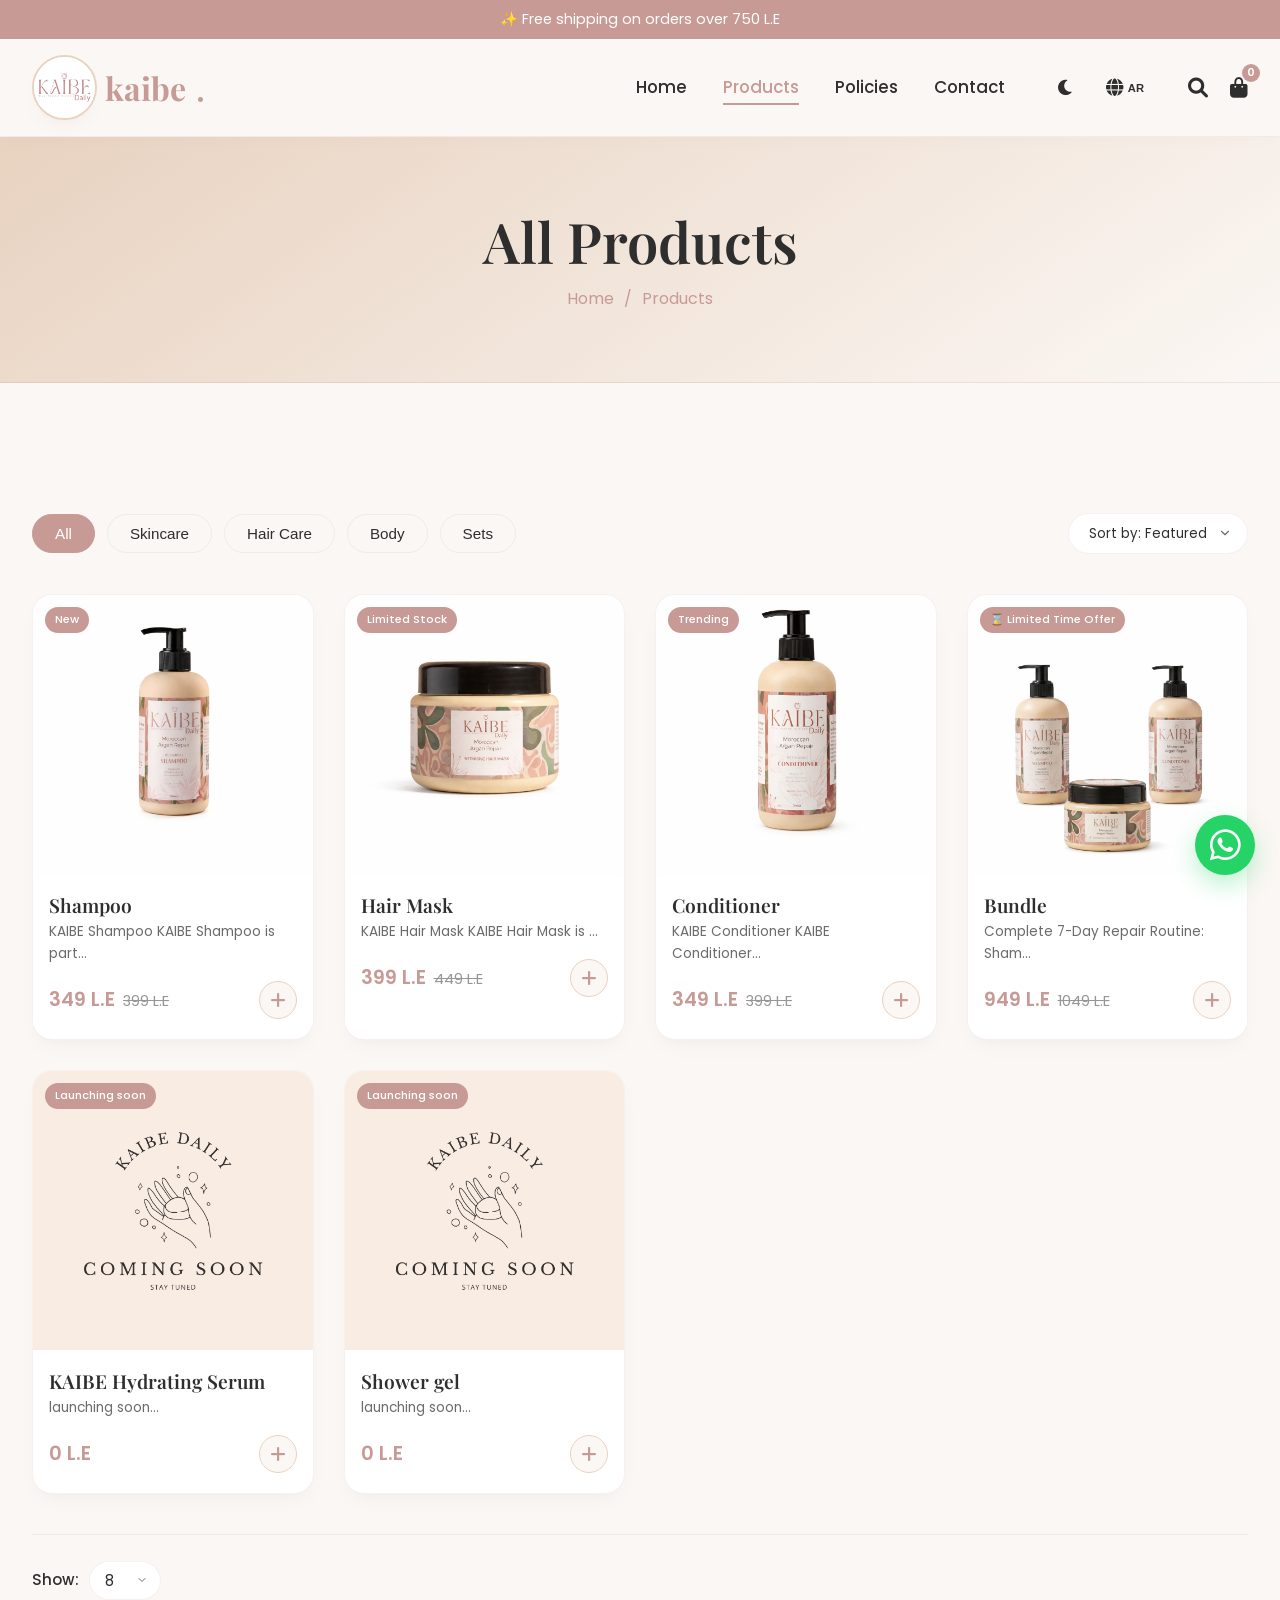
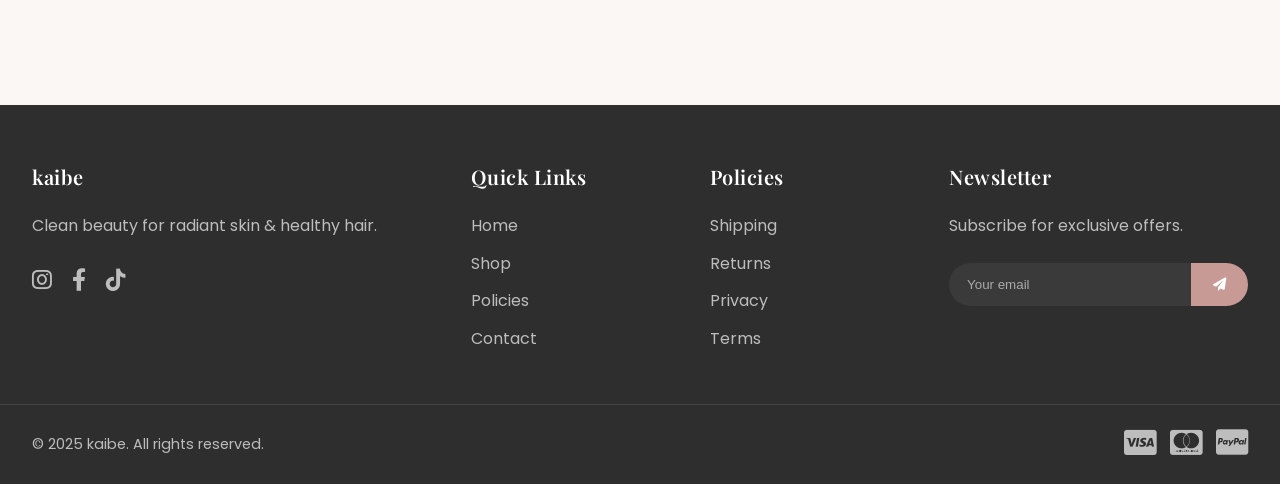
<file: products.html>
<!DOCTYPE html>
<html lang="en">
<head>
  <meta charset="UTF-8">
  <meta name="viewport" content="width=device-width, initial-scale=1.0, maximum-scale=1.0, user-scalable=yes">
  <link rel="icon" type="image/png" href="favicon.png">
  <link rel="apple-touch-icon" href="favicon.png">
  
  <!-- ✅ Meta Tags لنتائج جوجل وفيسبوك -->
  <meta property="og:image" content="https://kaibedaily.com/logo.png">
  <meta property="og:title" content="kaibe • Natural Beauty & Hair Care">
  <meta property="og:description" content="Premium skincare & hair care crafted with botanicals. Gentle, effective, and cruelty-free.">
  <meta name="description" content="kaibe • Premium skincare & hair care crafted with botanicals. Free shipping on orders over 750 L.E.">
  <title>Shop All • kaibe</title>
  <!-- Google Fonts -->
  <link rel="preconnect" href="https://fonts.googleapis.com">
  <link rel="preconnect" href="https://fonts.gstatic.com" crossorigin>
  <link href="https://fonts.googleapis.com/css2?family=Playfair+Display:wght@400;500;600;700&family=Poppins:wght@300;400;500;600&display=swap" rel="stylesheet">
  <!-- Font Awesome -->
  <link rel="stylesheet" href="https://cdnjs.cloudflare.com/ajax/libs/font-awesome/6.0.0-beta3/css/all.min.css">
  <!-- Custom CSS -->
  <link rel="stylesheet" href="style.css">
  <!-- Meta Pixel Code -->
  <script>
  !function(f,b,e,v,n,t,s)
  {if(f.fbq)return;n=f.fbq=function(){n.callMethod?
  n.callMethod.apply(n,arguments):n.queue.push(arguments)};
  if(!f._fbq)f._fbq=n;n.push=n;n.loaded=!0;n.version='2.0';
  n.queue=[];t=b.createElement(e);t.async=!0;
  t.src=v;s=b.getElementsByTagName(e)[0];
  s.parentNode.insertBefore(t,s)}(window, document,'script',
  'https://connect.facebook.net/en_US/fbevents.js');
  
  fbq('init', '2133669100757714');
  fbq('track', 'PageView');
  </script>

  <noscript>
    <img height="1" width="1" style="display:none"
    src="https://www.facebook.com/tr?id=2133669100757714&ev=PageView&noscript=1"/>
  </noscript>
</head>
<body>

    <!-- Google Translate Widget -->
  <script type="text/javascript">
  function googleTranslateElementInit() {
    new google.translate.TranslateElement({
      pageLanguage: 'en',
      includedLanguages: 'ar,en',
      layout: google.translate.TranslateElement.InlineLayout.SIMPLE,
      autoDisplay: false
    }, 'google_translate_element');
  }
  </script>
  <script type="text/javascript" src="//translate.google.com/translate_a/element.js?cb=googleTranslateElementInit"></script>

  <!-- ===== شريط الإعلان الدوار ===== -->
  <div class="announcement-bar">
    <div class="announcement-slider">
      <div class="announcement-slide">✨ Free shipping on orders over 750 L.E</div>
      <div class="announcement-slide">🌿 Cruelty‑free & vegan formulas</div>
      <div class="announcement-slide">🎁 Free sample with every order</div>
    </div>
  </div>

  <!-- ===== HEADER ===== -->
  <header class="header">
    <div class="container header-container">
      <a href="index.html" class="logo">
        <img src="logo.png" alt="kaibe logo" onerror="this.style.display='none'">
        <span class="logo-text">kaibe</span>
        <span class="logo-dot">.</span>
      </a>
    <nav class="navbar">
      <ul class="nav-menu">
        <li><a href="index.html" class="nav-link">Home</a></li>
        <li><a href="products.html" class="nav-link active">Products</a></li>
        <li><a href="policies.html" class="nav-link">Policies</a></li>
        <li><a href="contact.html" class="nav-link">Contact</a></li>
      </ul>
    
      <!-- ✅ أزرار التحكم الجديدة (الوضع الليلي + اللغة) -->
      <div class="nav-controls">
        <button class="theme-toggle" id="themeToggle" data-tooltip="Dark Mode" aria-label="Toggle dark mode">
          <i class="fas fa-moon"></i>
        </button>
        <button class="lang-toggle" id="langToggle" data-tooltip="العربية" aria-label="Switch language">
          <i class="fas fa-globe"></i> <span>AR</span>
        </button>
      </div>
    
      <div class="nav-icons">
        <a href="#" class="search-toggle" aria-label="Search"><i class="fas fa-search"></i></a>
        <a href="#" class="cart-toggle" aria-label="Cart"><i class="fas fa-shopping-bag"></i><span class="cart-count">0</span></a>
      </div>
      <div class="hamburger" aria-label="Menu">
        <span class="bar"></span>
        <span class="bar"></span>
        <span class="bar"></span>
      </div>
    </nav>

        
    <!-- شريط البصحث المخفي -->
    <div class="search-overlay">
      <div class="container">
        <input type="text" id="searchInput" placeholder="Search for products..." class="search-input">
        <button class="search-close"><i class="fas fa-times"></i></button>
      </div>
    </div>
  </header>

  <main>
    <!-- Page Banner -->
    <section class="page-banner">
      <div class="container">
        <h1 class="page-title">All Products</h1>
        <div class="breadcrumb">
          <a href="index.html">Home</a> <span>/</span> <span>Products</span>
        </div>
      </div>
    </section>

    <!-- Products Section with Filters -->
    <section class="products">
      <div class="container">
        <!-- شريط الفلترة والسورت -->
        <div class="filter-bar">
          <div class="filter-categories">
            <button class="filter-btn active" data-filter="all">All</button>
            <button class="filter-btn" data-filter="skincare">Skincare</button>
            <button class="filter-btn" data-filter="haircare">Hair Care</button>
            <button class="filter-btn" data-filter="body">Body</button>
            <button class="filter-btn" data-filter="sets">Sets</button>
          </div>
          <select class="sort-select">
            <option value="featured">Sort by: Featured</option>
            <option value="price-asc">Price: Low to High</option>
            <option value="price-desc">Price: High to Low</option>
          </select>
        </div>

        <!-- شبكة المنتجات -->
        <div class="product-grid" id="productGrid"></div>
        
        <!-- Pagination (اختياري، يمكن إخفاؤه أو تعديله) -->
        <!-- شريط التحكم بعدد المنتجات والصفحات -->
        <div class="pagination-controls">
          <div class="products-per-page">
            <label for="productsPerPage">Show:</label>
            <select id="productsPerPage">
              <option value="4">4</option>
              <option value="6">6</option>
              <option value="8" selected>8</option>
              <option value="12">12</option>
              <option value="24">24</option>
              <option value="0">All</option>
            </select>
          </div>
          <div class="pagination" id="pagination">
            <!-- الأزرار ستضاف ديناميكياً -->
          </div>
        </div>
      </div>
    </section>
  </main>

  <!-- ===== FOOTER ===== -->
  <footer class="footer">
    <div class="container footer-container">
      <div class="footer-col">
        <h5>kaibe</h5>
        <p>Clean beauty for radiant skin & healthy hair.</p>
        <div class="social-links">
          <a href="https://www.instagram.com/kaibe_daily?igsh=bnJuZ3VyZGloMWM1" aria-label="Instagram"><i class="fab fa-instagram"></i></a>
          <a href="https://www.facebook.com/share/1Km3HrW6yb/?mibextid=wwXIfr" aria-label="Facebook"><i class="fab fa-facebook-f"></i></a>
          <a href="https://www.tiktok.com/@kaibedaily?_r=1&_t=ZS-95lM0Ywqjpv" aria-label="TikTok"><i class="fab fa-tiktok"></i></a>
        </div>
      </div>
      <div class="footer-col">
        <h5>Quick Links</h5>
        <ul>
          <li><a href="index.html">Home</a></li>
          <li><a href="products.html">Shop</a></li>
          <li><a href="policies.html">Policies</a></li>
          <li><a href="contact.html">Contact</a></li>
        </ul>
      </div>
      <div class="footer-col">
        <h5>Policies</h5>
        <ul>
          <li><a href="policies.html#shipping">Shipping</a></li>
          <li><a href="policies.html#returns">Returns</a></li>
          <li><a href="policies.html#privacy">Privacy</a></li>
          <li><a href="policies.html#terms">Terms</a></li>
        </ul>
      </div>
      <div class="footer-col">
        <h5>Newsletter</h5>
        <p>Subscribe for exclusive offers.</p>
        <form class="newsletter-form" id="newsletterForm">
          <input type="email" placeholder="Your email" required>
          <button type="submit" aria-label="Subscribe"><i class="fas fa-paper-plane"></i></button>
        </form>
      </div>
    </div>
    <div class="footer-bottom">
      <div class="container">
        <p>&copy; 2025 kaibe. All rights reserved.</p>
        <p class="payment-icons">
          <i class="fab fa-cc-visa"></i>
          <i class="fab fa-cc-mastercard"></i>
          <i class="fab fa-cc-paypal"></i>
        </p>
      </div>
    </div>
  </footer>

  <!-- ===== أيقونة واتساب عائمة ===== -->
  <a href="https://wa.me/201113651350" class="whatsapp-float" target="_blank" aria-label="Order via WhatsApp">
    <i class="fab fa-whatsapp"></i>
  </a>

  <!-- ===== سلة جانبية ===== -->
  <div class="cart-sidebar">
    <div class="cart-header">
      <h3>Your Cart</h3>
      <button class="cart-close"><i class="fas fa-times"></i></button>
    </div>
    <div class="cart-items">
      <p class="empty-cart">Your cart is empty</p>
    </div>
    <div class="cart-footer">
      <div class="cart-total">Total: <span>0 L.E</span></div>
      <button class="btn btn-primary btn-block">Checkout via WhatsApp</button>
    </div>
  </div>
  <div class="cart-overlay"></div>
  <script src="script.js"></script>
</body>
</html>
</file>
<file: style.css>
/* ===== CSS Variables (Color Palette) ===== */
:root {
  --dusty-rose: #C79A95;
  --olive-sage: #C79A95;
  --warm-nude: #E8D2C0;
  --soft-cream: #FBF7F4;
  --dark-text: #2E2E2E;
  --light-text: #6B6B6B;
  --white: #FFFFFF;
  --border-light: rgba(199, 154, 149, 0.15);
  --shadow-sm: 0 10px 25px -5px rgba(0, 0, 0, 0.03), 0 8px 10px -6px rgba(0, 0, 0, 0.02);
  --shadow-md: 0 20px 25px -5px rgba(0, 0, 0, 0.05), 0 10px 10px -5px rgba(0, 0, 0, 0.02);
  --shadow-lg: 0 25px 50px -12px rgba(0, 0, 0, 0.15);
  --border-radius: 20px;
  --border-radius-sm: 12px;
}

/* ===== Base & Reset ===== */
* {
  margin: 0;
  padding: 0;
  box-sizing: border-box;
}

html {
  scroll-behavior: smooth;
}

body {
  font-family: 'Poppins', sans-serif;
  background-color: var(--soft-cream);
  color: var(--dark-text);
  line-height: 1.6;
  -webkit-font-smoothing: antialiased;
}

h1, h2, h3, h4, h5, h6 {
  font-family: 'Playfair Display', serif;
  font-weight: 600;
  line-height: 1.2;
}

a {
  text-decoration: none;
  color: inherit;
}

ul {
  list-style: none;
}

.container {
  max-width: 1280px;
  margin: 0 auto;
  padding: 0 32px;
}

/* ===== Buttons ===== */
.btn {
  display: inline-flex;
  align-items: center;
  justify-content: center;
  gap: 8px;
  padding: 14px 32px;
  border-radius: 50px;
  font-weight: 500;
  transition: all 0.3s cubic-bezier(0.25, 0.46, 0.45, 0.94);
  font-size: 1rem;
  border: 1.5px solid transparent;
  cursor: pointer;
  letter-spacing: 0.3px;
}

.btn-primary {
  background-color: var(--dusty-rose);
  color: var(--white);
  box-shadow: var(--shadow-sm);
}
.btn-primary:hover {
  background-color: #b5837e;
  transform: translateY(-3px);
  box-shadow: var(--shadow-md);
}

.btn-secondary {
  background-color: transparent;
  border-color: var(--olive-sage);
  color: var(--olive-sage);
}
.btn-secondary:hover {
  background-color: var(--olive-sage);
  color: var(--white);
}

.btn-outline {
  background-color: transparent;
  border-color: var(--dusty-rose);
  color: var(--dusty-rose);
}
.btn-outline:hover {
  background-color: var(--dusty-rose);
  color: var(--white);
}

.btn i {
  font-size: 1rem;
}

/* ===== Announcement Bar ===== */
.announcement-bar {
  background: var(--dusty-rose);
  color: white;
  text-align: center;
  padding: 8px 0;
  font-size: 0.9rem;
  overflow: hidden;
  position: relative;
  z-index: 101;
}
.announcement-slider {
  display: flex;
  animation: slideAnnouncements 12s infinite;
}
.announcement-slide {
  flex: 0 0 100%;
  white-space: nowrap;
}
@keyframes slideAnnouncements {
  0%, 20% { transform: translateX(0); }
  33%, 53% { transform: translateX(-100%); }
  66%, 86% { transform: translateX(-200%); }
  100% { transform: translateX(0); }
}

/* ===== Header (Global) ===== */
.header {
  background-color: rgba(251, 247, 244, 0.85);
  backdrop-filter: blur(12px);
  -webkit-backdrop-filter: blur(12px);
  box-shadow: 0 2px 15px rgba(0, 0, 0, 0.02);
  position: sticky;
  top: 0;
  z-index: 100;
  border-bottom: 1px solid var(--border-light);
}

.header-container {
  display: flex;
  align-items: center;
  justify-content: space-between;
  padding: 16px 32px;
}

.logo {
  display: flex;
  align-items: center;
  gap: 8px;
}
.logo img {
  width: 65px;
  height: 65px;
  object-fit: cover;
  border-radius: 50%;
  border: 2px solid var(--warm-nude);
  transition: transform 0.3s ease, box-shadow 0.3s ease;
  box-shadow: var(--shadow-sm);
}
.logo img:hover {
  transform: scale(1.05);
  box-shadow: var(--shadow-md);
  border-color: var(--dusty-rose);
}
.logo-text {
  font-family: 'Playfair Display', serif;
  font-size: 2rem;
  font-weight: 700;
  background: linear-gradient(145deg, var(--dusty-rose), var(--olive-sage));
  -webkit-background-clip: text;
  background-clip: text;
  color: transparent;
}
.logo-dot {
  color: var(--dusty-rose);
  font-size: 2.5rem;
  margin-left: 2px;
}

.navbar {
  display: flex;
  align-items: center;
  gap: 36px;
}

.nav-menu {
  display: flex;
  gap: 36px;
}

.nav-link {
  font-weight: 500;
  color: var(--dark-text);
  position: relative;
  padding-bottom: 6px;
  font-size: 1.05rem;
}
.nav-link.active,
.nav-link:hover {
  color: var(--dusty-rose);
}
.nav-link::after {
  content: '';
  position: absolute;
  bottom: 0;
  left: 0;
  width: 0;
  height: 2px;
  background-color: var(--dusty-rose);
  transition: width 0.3s ease;
}
.nav-link:hover::after,
.nav-link.active::after {
  width: 100%;
}

.nav-icons {
  display: flex;
  gap: 22px;
  font-size: 1.25rem;
  color: var(--dark-text);
  position: relative;
}
.nav-icons a {
  transition: color 0.2s;
  position: relative;
}
.nav-icons a:hover {
  color: var(--dusty-rose);
}
.cart-count {
  position: absolute;
  top: -8px;
  right: -12px;
  background: var(--dusty-rose);
  color: white;
  font-size: 0.7rem;
  width: 18px;
  height: 18px;
  border-radius: 50%;
  display: flex;
  align-items: center;
  justify-content: center;
  font-weight: 600;
}

.hamburger {
  display: none;
  flex-direction: column;
  gap: 6px;
  cursor: pointer;
}
.bar {
  width: 28px;
  height: 2.5px;
  background-color: var(--dark-text);
  transition: all 0.3s;
  border-radius: 5px;
}

/* ===== Search Overlay ===== */
.search-overlay {
  position: absolute;
  top: 100%;
  left: 0;
  width: 100%;
  background: var(--white);
  padding: 20px 0;
  box-shadow: 0 10px 20px rgba(0,0,0,0.05);
  transform: translateY(-100%);
  opacity: 0;
  visibility: hidden;
  transition: all 0.3s;
  z-index: 99;
  border-bottom: 1px solid var(--border-light);
}
.search-overlay.active {
  transform: translateY(0);
  opacity: 1;
  visibility: visible;
}
.search-overlay .container {
  position: relative;
}
.search-input {
  width: 100%;
  padding: 16px 50px 16px 20px;
  border: 2px solid var(--border-light);
  border-radius: 50px;
  font-size: 1rem;
  font-family: 'Poppins', sans-serif;
  background: var(--soft-cream);
}
.search-input:focus {
  outline: none;
  border-color: var(--dusty-rose);
}
.search-close {
  position: absolute;
  right: 40px;
  top: 50%;
  transform: translateY(-50%);
  background: none;
  border: none;
  font-size: 1.5rem;
  cursor: pointer;
  color: var(--light-text);
  transition: color 0.2s;
}
.search-close:hover {
  color: var(--dusty-rose);
}

/* ===== Hero Section (Home) ===== */
.hero {
  padding: 40px 0 80px;
  background: linear-gradient(135deg, var(--soft-cream) 0%, var(--warm-nude) 100%);
}

.hero-container {
  display: grid;
  grid-template-columns: 1.1fr 1fr;
  align-items: center;
  gap: 50px;
}

.hero-subtitle {
  display: block;
  font-size: 0.95rem;
  letter-spacing: 3px;
  color: var(--olive-sage);
  margin-bottom: 16px;
  text-transform: uppercase;
  font-weight: 500;
}

.hero-title {
  font-size: clamp(2.8rem, 5vw, 4rem);
  font-weight: 700;
  margin-bottom: 24px;
  line-height: 1.1;
}
.hero-title span {
  color: var(--dusty-rose);
  font-style: italic;
}

.hero-description {
  font-size: 1.15rem;
  color: var(--light-text);
  max-width: 500px;
  margin-bottom: 36px;
}

.hero-buttons {
  display: flex;
  gap: 20px;
  flex-wrap: wrap;
}

.hero-image {
  display: flex;
  justify-content: center;
}

.hero-img-placeholder {
  width: 100%;
  max-width: 460px;
  aspect-ratio: 1/1;
  background: transparent;
  border-radius: 60% 40% 30% 70% / 60% 30% 70% 40%;
  display: flex;
  align-items: center;
  justify-content: center;
  box-shadow: 0 25px 50px -12px rgba(0, 0, 0, 0.15);
  border: 2px solid rgba(199, 154, 149, 0.3);
  transition: border-radius 0.5s ease, box-shadow 0.4s ease, border-color 0.3s;
  overflow: hidden;
  position: relative;
}

.hero-img-placeholder img {
  width: 100%;
  height: 100%;
  object-fit: cover;
  transition: transform 0.6s ease;
  display: block;
}

.hero-img-placeholder:hover {
  border-radius: 50% 50% 50% 50% / 50% 50% 50% 50%;
  box-shadow: 0 35px 60px -15px rgba(199, 154, 149, 0.25);
  border-color: var(--dusty-rose);
}

.hero-img-placeholder:hover img {
  transform: scale(1.05);
}

.hero-img-placeholder i,
.hero-img-placeholder span {
  display: none;
}

/* ===== Trust Badges ===== */
.trust-badges {
  background: var(--white);
  padding: 30px 0;
  border-bottom: 1px solid var(--border-light);
}
.badges-grid {
  display: grid;
  grid-template-columns: repeat(4, 1fr);
  gap: 20px;
}
.badge-item {
  text-align: center;
  font-weight: 500;
  color: var(--dark-text);
  font-size: 1rem;
}
.badge-item i {
  color: var(--dusty-rose);
  margin-right: 8px;
}

/* ===== Page Banner (Inner Pages) ===== */
.page-banner {
  background: linear-gradient(145deg, var(--warm-nude) 0%, var(--soft-cream) 100%);
  padding: 70px 0;
  text-align: center;
  margin-bottom: 50px;
  border-bottom: 1px solid var(--border-light);
}
.page-title {
  font-size: clamp(2.5rem, 6vw, 3.5rem);
  margin-bottom: 12px;
  color: var(--dark-text);
}
.page-banner .breadcrumb {
  display: flex;
  justify-content: center;
  gap: 10px;
  color: var(--olive-sage);
  font-size: 1rem;
}
.page-banner .breadcrumb a {
  color: var(--dusty-rose);
  transition: opacity 0.2s;
}
.page-banner .breadcrumb a:hover {
  opacity: 0.8;
  text-decoration: underline;
}

/* ===== Products Section (Home & Products Page) ===== */
.products {
  padding: 80px 0;
  background-color: var(--soft-cream);
}

.section-header {
  text-align: center;
  margin-bottom: 56px;
}
.section-title {
  font-size: clamp(2.2rem, 5vw, 2.8rem);
  margin-bottom: 12px;
  color: var(--dark-text);
  position: relative;
  display: inline-block;
}
.section-title::after {
  content: '';
  position: absolute;
  bottom: -10px;
  left: 50%;
  transform: translateX(-50%);
  width: 60px;
  height: 3px;
  background: var(--dusty-rose);
  border-radius: 5px;
}
.section-subtitle {
  color: var(--light-text);
  font-size: 1.15rem;
}

.product-grid {
  display: grid;
  grid-template-columns: repeat(4, 1fr);
  gap: 30px;
}

.product-card {
  background: var(--white);
  border-radius: var(--border-radius);
  overflow: hidden;
  box-shadow: var(--shadow-sm);
  transition: transform 0.3s, box-shadow 0.3s;
  border: 1px solid var(--border-light);
}
.product-card:hover {
  transform: translateY(-8px);
  box-shadow: var(--shadow-md);
}

.product-img {
  aspect-ratio: 1/1;
  background: var(--warm-nude);
  display: flex;
  align-items: center;
  justify-content: center;
  color: var(--olive-sage);
  font-size: 3.5rem;
  transition: background 0.3s;
  position: relative;
  overflow: hidden;
}

.product-img img {
  width: 100%;
  height: 100%;
  object-fit: cover;
  transition: transform 0.4s ease;
  display: block;
}

.product-img i {
  position: absolute;
  z-index: 1;
}

.product-img img + i {
  display: none;
}

.product-card:hover .product-img img {
  transform: scale(1.05);
}

.product-badge {
  position: absolute;
  top: 12px;
  left: 12px;
  background: var(--dusty-rose);
  color: white;
  padding: 4px 10px;
  border-radius: 30px;
  font-size: 0.7rem;
  font-weight: 500;
  z-index: 2;
}

.product-info {
  padding: 20px 16px;
}

.product-name {
  font-size: 1.2rem;
  margin-bottom: 4px;
  font-weight: 600;
}
.product-desc {
  color: var(--light-text);
  font-size: 0.85rem;
  margin-bottom: 16px;
}
.product-footer {
  display: flex;
  align-items: center;
  justify-content: space-between;
}

.price-wrapper {
  display: flex;
  align-items: baseline;
  gap: 8px;
  flex-wrap: wrap;
}

.current-price {
  font-weight: 600;
  font-size: 1.2rem;
  color: var(--dusty-rose);
}

.old-price {
  font-size: 0.9rem;
  color: var(--light-text);
  text-decoration: line-through;
  opacity: 0.7;
}

.btn-add {
  background: var(--soft-cream);
  border: none;
  width: 38px;
  height: 38px;
  border-radius: 50%;
  display: flex;
  align-items: center;
  justify-content: center;
  color: var(--olive-sage);
  font-size: 1.1rem;
  cursor: pointer;
  transition: all 0.2s;
  border: 1px solid var(--warm-nude);
}
.btn-add:hover {
  background: var(--dusty-rose);
  color: white;
  border-color: var(--dusty-rose);
}

.view-all {
  text-align: center;
  margin-top: 56px;
}

/* ===== Filter Bar (Products Page) ===== */
.filter-bar {
  display: flex;
  justify-content: space-between;
  align-items: center;
  margin-bottom: 40px;
  flex-wrap: wrap;
  gap: 20px;
}
.filter-categories {
  display: flex;
  gap: 12px;
  flex-wrap: wrap;
}
.filter-btn {
  background: transparent;
  border: 1px solid var(--border-light);
  padding: 10px 22px;
  border-radius: 40px;
  font-size: 0.95rem;
  cursor: pointer;
  transition: all 0.2s;
  color: var(--dark-text);
}
.filter-btn.active,
.filter-btn:hover {
  background: var(--dusty-rose);
  color: white;
  border-color: var(--dusty-rose);
}
.sort-select {
  padding: 10px 20px;
  border-radius: 40px;
  border: 1px solid var(--border-light);
  background: white;
  font-family: 'Poppins', sans-serif;
  color: var(--dark-text);
  outline: none;
  cursor: pointer;
}

/* ===== Community / Models Section ===== */
.community {
  padding: 100px 0;
  background-color: var(--white);
  border-top: 1px solid var(--border-light);
  border-bottom: 1px solid var(--border-light);
}

.community-grid {
  display: grid;
  grid-template-columns: repeat(2, 1fr);
  gap: 40px;
  max-width: 900px;
  margin: 60px auto 50px;
}

.community-grid.two-items {
  grid-template-columns: repeat(2, 1fr);
}

.model-card {
  text-align: center;
  transition: transform 0.4s cubic-bezier(0.2, 0.9, 0.4, 1);
}

.model-card:hover {
  transform: translateY(-12px);
}

.model-img {
  width: 100%;
  aspect-ratio: 3 / 4;
  border-radius: 30px;
  overflow: hidden;
  box-shadow: 0 25px 40px -12px rgba(0, 0, 0, 0.08);
  border: 1px solid rgba(199, 154, 149, 0.2);
  transition: all 0.4s ease;
  margin-bottom: 20px;
  position: relative;
}

.model-img::after {
  content: '';
  position: absolute;
  top: 0;
  left: 0;
  width: 100%;
  height: 100%;
  background: linear-gradient(145deg, rgba(199, 154, 149, 0.1), transparent);
  opacity: 0;
  transition: opacity 0.4s;
}

.model-card:hover .model-img {
  box-shadow: 0 35px 55px -15px rgba(199, 154, 149, 0.2);
  border-color: var(--dusty-rose);
}

.model-card:hover .model-img::after {
  opacity: 1;
}

.model-img img {
  width: 100%;
  height: 100%;
  object-fit: cover;
  transition: transform 0.7s ease;
}

.model-card:hover .model-img img {
  transform: scale(1.03);
}

.model-info h4 {
  font-family: 'Poppins', sans-serif;
  font-weight: 600;
  font-size: 1.25rem;
  margin-bottom: 6px;
  color: var(--dark-text);
  letter-spacing: -0.3px;
}

.model-info p {
  font-size: 1rem;
  color: var(--dusty-rose);
  font-weight: 500;
  opacity: 0.9;
}

.community-cta {
  text-align: center;
  margin-top: 30px;
}

.community-cta .btn {
  padding: 16px 40px;
  font-size: 1.05rem;
}

/* ===== Policies Page (Vertical) ===== */
.container.narrow {
  max-width: 900px;
  margin: 0 auto;
}

.policies-detailed {
  padding: 20px 0 80px;
  background-color: var(--soft-cream);
}

.policy-section {
  background: var(--white);
  border-radius: var(--border-radius);
  padding: 40px 45px;
  margin-bottom: 35px;
  box-shadow: var(--shadow-sm);
  border: 1px solid var(--border-light);
  transition: transform 0.25s, box-shadow 0.25s;
}
.policy-section:hover {
  transform: translateY(-4px);
  box-shadow: var(--shadow-md);
}

.policy-section h2 {
  font-size: 2rem;
  margin-bottom: 25px;
  color: var(--dusty-rose);
  display: flex;
  align-items: center;
  gap: 15px;
  border-bottom: 2px solid var(--border-light);
  padding-bottom: 18px;
}
.policy-section h2 i {
  font-size: 2rem;
  color: var(--olive-sage);
  width: 40px;
  text-align: center;
}

.policy-section p {
  color: var(--light-text);
  font-size: 1.05rem;
  margin-bottom: 20px;
  line-height: 1.7;
}

.policy-section ul {
  margin-top: 15px;
  padding-left: 25px;
  list-style: none;
}
.policy-section ul li {
  margin-bottom: 12px;
  color: var(--light-text);
  position: relative;
  padding-left: 25px;
}
.policy-section ul li::before {
  content: "•";
  color: var(--dusty-rose);
  font-size: 1.8rem;
  position: absolute;
  left: 0;
  top: -8px;
}

/* ===== Contact Page ===== */
.contact-detailed {
  padding: 20px 0 80px;
  background-color: var(--soft-cream);
}

.contact-grid-vertical {
  display: flex;
  flex-direction: column;
  gap: 40px;
}

.contact-info-card {
  background: var(--white);
  border-radius: var(--border-radius);
  padding: 40px 45px;
  box-shadow: var(--shadow-sm);
  border: 1px solid var(--border-light);
}

.contact-info-card h2 {
  font-size: 2rem;
  margin-bottom: 30px;
  color: var(--dusty-rose);
  display: flex;
  align-items: center;
  gap: 12px;
}
.contact-info-card h2 i {
  color: var(--olive-sage);
}

.info-items {
  display: grid;
  grid-template-columns: repeat(auto-fit, minmax(200px, 1fr));
  gap: 30px;
}

.info-item {
  display: flex;
  gap: 15px;
}
.info-item i {
  font-size: 1.8rem;
  color: var(--olive-sage);
  margin-top: 5px;
}
.info-item h4 {
  margin-bottom: 8px;
  font-size: 1.2rem;
}
.info-item p {
  color: var(--light-text);
}

.contact-form-card {
  background: var(--white);
  border-radius: var(--border-radius);
  padding: 40px 45px;
  box-shadow: var(--shadow-sm);
  border: 1px solid var(--border-light);
}
.contact-form-card h2 {
  font-size: 2rem;
  margin-bottom: 30px;
  color: var(--dusty-rose);
}

.form-row {
  display: grid;
  grid-template-columns: 1fr 1fr;
  gap: 20px;
}

.form-group {
  margin-bottom: 24px;
}
.form-group label {
  display: block;
  margin-bottom: 8px;
  font-weight: 500;
  color: var(--dark-text);
}
.form-group input,
.form-group textarea {
  width: 100%;
  padding: 14px 18px;
  border: 1.5px solid var(--border-light);
  border-radius: 40px;
  font-family: 'Poppins', sans-serif;
  transition: border 0.2s;
  background: var(--soft-cream);
}
.form-group textarea {
  border-radius: 25px;
  resize: vertical;
}
.form-group input:focus,
.form-group textarea:focus {
  outline: none;
  border-color: var(--dusty-rose);
}

/* ===== Policies Home Cards ===== */
.policies {
  padding: 60px 0;
  background-color: var(--white);
  border-top: 1px solid var(--border-light);
}
.policy-grid {
  display: grid;
  grid-template-columns: repeat(4, 1fr);
  gap: 30px;
}
.policy-card {
  text-align: center;
  padding: 30px 20px;
  border-radius: var(--border-radius);
  background: var(--soft-cream);
  transition: background 0.2s, transform 0.2s;
}
.policy-card:hover {
  background: var(--warm-nude);
  transform: scale(0.98);
}
.policy-icon {
  font-size: 2.5rem;
  color: var(--dusty-rose);
  margin-bottom: 20px;
}
.policy-card h4 {
  font-size: 1.3rem;
  margin-bottom: 10px;
}
.policy-card p {
  color: var(--light-text);
  font-size: 0.95rem;
}

/* ===== WhatsApp Float Button ===== */
.whatsapp-float {
  position: fixed;
  bottom: 25px;
  right: 25px;
  width: 60px;
  height: 60px;
  background: #25D366;
  color: white;
  border-radius: 50%;
  display: flex;
  align-items: center;
  justify-content: center;
  font-size: 2.2rem;
  box-shadow: 0 10px 25px rgba(37, 211, 102, 0.3);
  z-index: 999;
  transition: transform 0.3s;
}
.whatsapp-float:hover {
  transform: scale(1.1);
}

/* ===== Cart Sidebar ===== */
/* ===== Cart Sidebar - Optimized for Mobile ===== */
.cart-sidebar {
  position: fixed;
  top: 0;
  right: -100%;
  width: 100%;
  max-width: 400px;
  height: 100vh;                     /* استخدم 100vh للشاشات العادية */
  height: 100dvh;                    /* وحدة dvh أفضل للموبايل (تدعم المتصفحات الحديثة) */
  background: var(--white);
  box-shadow: -5px 0 30px rgba(0,0,0,0.1);
  z-index: 1001;
  transition: right 0.3s;
  display: flex;
  flex-direction: column;
  /* ضمان عدم تجاوز المحتوى */
  overflow: hidden;
}

.cart-sidebar.active {
  right: 0;
}

.cart-header {
  padding: 20px;
  border-bottom: 1px solid var(--border-light);
  display: flex;
  justify-content: space-between;
  align-items: center;
  flex-shrink: 0;                   /* لا ينكمش أبداً */
}

.cart-header h3 {
  font-size: 1.5rem;
  color: var(--dusty-rose);
}

.cart-close {
  background: none;
  border: none;
  font-size: 1.5rem;
  cursor: pointer;
  color: var(--light-text);
}

/* منطقة المنتجات: تأخذ المساحة المتبقية وتكون قابلة للتمرير */
.cart-items {
  flex: 1 1 0;                      /* قيمة 0 مع flex تعني "خذ المساحة المتاحة بالكامل" */
  min-height: 0;                    /* مهم جداً: يسمح للعنصر بالانكماش والتمرير */
  overflow-y: auto;                 /* تمرير عمودي عند الحاجة */
  padding: 20px;
  /* تنسيق إضافي لضمان التمرير السلس */
  -webkit-overflow-scrolling: touch;
}

/* تنسيق حالة السلة الفارغة */
.empty-cart {
  text-align: center;
  color: var(--light-text);
  padding: 40px 20px;
  font-size: 1rem;
}

/* عنصر المنتج داخل السلة */
.cart-item {
  display: flex;
  align-items: center;
  gap: 15px;
  margin-bottom: 20px;
  padding-bottom: 15px;
  border-bottom: 1px solid var(--border-light);
}

.cart-item img {
  width: 60px;
  height: 60px;
  object-fit: cover;
  border-radius: 10px;
}

.cart-item h4 {
  font-size: 1rem;
  margin-bottom: 5px;
}

.cart-item p {
  color: var(--dusty-rose);
  font-weight: 600;
}

.remove-item {
  margin-left: auto;
  background: none;
  border: none;
  color: var(--light-text);
  cursor: pointer;
  transition: color 0.2s;
}

.remove-item:hover {
  color: #c0392b;
}

/* الفوتر: ثابت في الأسفل ولا ينكمش */
.cart-footer {
  padding: 20px;
  border-top: 1px solid var(--border-light);
  background: var(--white);
  flex-shrink: 0;                   /* حجم ثابت */
}

.cart-total {
  font-size: 1.3rem;
  font-weight: 600;
  margin-bottom: 15px;
  color: var(--dark-text);
}

.cart-total span {
  color: var(--dusty-rose);
}

/* زر الواتساب */
.cart-footer .btn-block {
  width: 100%;
  background-color: var(--dusty-rose);
  color: white;
  border: none;
  padding: 16px 20px;
  font-size: 1rem;
  font-weight: 600;
  border-radius: 50px;
  transition: background 0.3s;
  cursor: pointer;
  text-align: center;
  display: block;
  margin-top: 15px;
}

.cart-footer .btn-block:hover {
  background-color: #b5837e;
}

/* الـ Overlay */
.cart-overlay {
  position: fixed;
  top: 0;
  left: 0;
  width: 100%;
  height: 100%;
  background: rgba(0,0,0,0.4);
  z-index: 1000;
  opacity: 0;
  visibility: hidden;
  transition: 0.3s;
}

.cart-overlay.active {
  opacity: 1;
  visibility: visible;
}

/* ===== Footer ===== */
.footer {
  background-color: var(--dark-text);
  color: #e0e0e0;
  padding-top: 60px;
}
.footer-container {
  display: grid;
  grid-template-columns: 2fr 1fr 1fr 1.5fr;
  gap: 40px;
  padding-bottom: 40px;
}
.footer-col h5 {
  font-family: 'Playfair Display', serif;
  color: var(--white);
  font-size: 1.25rem;
  margin-bottom: 24px;
  letter-spacing: 0.5px;
}
.footer-col p {
  color: #bdbdbd;
  margin-bottom: 24px;
}
.footer-col ul li {
  margin-bottom: 12px;
}
.footer-col ul li a {
  color: #bdbdbd;
  transition: color 0.2s;
}
.footer-col ul li a:hover {
  color: var(--dusty-rose);
}
.social-links {
  display: flex;
  gap: 20px;
  font-size: 1.4rem;
}
.social-links a {
  color: #bdbdbd;
  transition: color 0.2s;
}
.social-links a:hover {
  color: var(--dusty-rose);
}
.newsletter-form {
  display: flex;
  margin-top: 20px;
}
.newsletter-form input {
  flex: 1;
  padding: 14px 18px;
  border: none;
  border-radius: 50px 0 0 50px;
  background: #3a3a3a;
  color: white;
  outline: none;
}
.newsletter-form input::placeholder {
  color: #aaa;
}
.newsletter-form button {
  background: var(--dusty-rose);
  border: none;
  padding: 0 22px;
  border-radius: 0 50px 50px 0;
  color: white;
  cursor: pointer;
  transition: background 0.2s;
}
.newsletter-form button:hover {
  background: #b5837e;
}
.footer-bottom {
  border-top: 1px solid #444;
  padding: 24px 0;
  text-align: center;
  color: #bdbdbd;
  font-size: 0.9rem;
}
.footer-bottom .container {
  display: flex;
  justify-content: space-between;
  align-items: center;
  flex-wrap: wrap;
  gap: 10px;
}
.payment-icons i {
  font-size: 1.8rem;
  margin-left: 10px;
  color: #bdbdbd;
  transition: color 0.2s;
}
.payment-icons i:hover {
  color: var(--dusty-rose);
}

/* ===== Pagination (Products Page) ===== */
.pagination {
  display: flex;
  justify-content: center;
  gap: 12px;
  margin-top: 50px;
}

.pagination-btn {
  width: 45px;
  height: 45px;
  display: flex;
  align-items: center;
  justify-content: center;
  border-radius: 50%;
  background: var(--white);
  border: 1px solid var(--border-light);
  color: var(--dark-text);
  font-weight: 500;
  cursor: pointer;
  transition: all 0.2s;
}

.pagination-btn:hover {
  background: var(--warm-nude);
  border-color: var(--dusty-rose);
}

.pagination-btn.active {
  background: var(--dusty-rose);
  color: white;
  border-color: var(--dusty-rose);
}

/* ===== تحسين Cart Items (السلة الجانبية) ===== */
.cart-item-info {
  flex: 1;
}

.cart-item h4 {
  font-size: 1rem;
  margin-bottom: 5px;
  color: var(--dark-text);
}

.cart-item p {
  color: var(--dusty-rose);
  font-weight: 600;
  font-size: 0.9rem;
}

/* ===== تحسين مظهر select (مرتبة حسب المتصفح) ===== */
.sort-select {
  appearance: none;
  background-image: url("data:image/svg+xml,%3Csvg xmlns='http://www.w3.org/2000/svg' width='16' height='16' viewBox='0 0 24 24' fill='none' stroke='%236B6B6B' stroke-width='2' stroke-linecap='round' stroke-linejoin='round'%3E%3Cpolyline points='6 9 12 15 18 9'%3E%3C/polyline%3E%3C/svg%3E");
  background-repeat: no-repeat;
  background-position: right 15px center;
  background-size: 14px;
  padding-right: 40px;
}

/* ===== تحسين حالة Empty Cart ===== */
.empty-cart {
  text-align: center;
  color: var(--light-text);
  padding: 40px 20px;
  font-size: 1rem;
}

/* ===== تحسين مظهر الروابط في الفوتر للجوال ===== */
@media (max-width: 768px) {
  .hamburger {
    display: flex;
  }

  /* 🟢 الحل هنا: القائمة مخفية أولاً */
  .nav-menu {
    display: none;
    position: fixed;
    left: 0;
    top: 80px;
    flex-direction: column;
    background-color: rgba(251, 247, 244, 0.98);
    backdrop-filter: blur(10px);
    width: 100%;
    text-align: center;
    padding: 40px 0;
    box-shadow: 0 20px 30px rgba(0,0,0,0.05);
    transition: all 0.3s ease;
    gap: 28px;
    z-index: 99;
  }

  /* 🟢 عند التفعيل (بالجافاسكريبت) تظهر */
  .nav-menu.active {
    display: flex;
  }

  /* 🟢 تعديل توزيع المساحات في الهيدر */
  .navbar {
    gap: 10px;
  }

  .nav-icons {
    margin-left: auto;
    margin-right: 5px;
  }
  .footer-col {
    text-align: left;
  }
  .social-links {
    justify-content: center;
  }
  .newsletter-form {
    max-width: 350px;
    margin-left: auto;
    margin-right: auto;
  }
}

@media (max-width: 768px) {
  .header-container {
    padding: 10px 12px;
  }
  
  .logo img {
    width: 42px;
    height: 42px;
  }
  
  .logo-text {
    font-size: 1.3rem;
  }
  
  .nav-controls {
    gap: 2px;
    margin-left: auto;
  }
  
  .nav-icons {
    gap: 12px;
    margin-left: 0;
  }
}

/* ===== ضبط أيقونة الواتساب لتكون فوق السلة ===== */
.whatsapp-float {
  z-index: 998; /* أقل من السلة الجانبية (1001) */
}

/* ==================== Responsive Enhancements ==================== */
@media (max-width: 992px) {
  .container {
    padding: 0 24px;
  }
  .product-grid {
    grid-template-columns: repeat(3, 1fr);
  }
  .policy-grid {
    grid-template-columns: repeat(2, 1fr);
  }
  .badges-grid {
    grid-template-columns: repeat(2, 1fr);
  }
  .footer-container {
    grid-template-columns: 1fr 1fr;
  }
  .hero-title {
    font-size: 3.2rem;
  }
  .hero-img-placeholder {
    max-width: 380px;
  }
  .community-grid {
    gap: 30px;
  }
  .contact-grid-vertical {
    gap: 30px;
  }
  .info-items {
    grid-template-columns: 1fr;
  }
}

@media (max-width: 768px) {
  .hamburger {
    display: flex;
  }
  .nav-menu {
    position: fixed;
    left: -100%;
    top: 80px;
    flex-direction: column;
    background-color: rgba(251, 247, 244, 0.98);
    backdrop-filter: blur(10px);
    width: 100%;
    text-align: center;
    padding: 40px 0;
    box-shadow: 0 20px 30px rgba(0,0,0,0.05);
    transition: 0.3s;
    gap: 28px;
  }
  .nav-menu.active {
    left: 0;
  }
  .nav-icons {
    margin-left: auto;
    margin-right: 25px;
  }
  .hero-container {
    grid-template-columns: 1fr;
    text-align: center;
    gap: 30px;
  }
  .hero-description {
    margin-left: auto;
    margin-right: auto;
  }
  .hero-buttons {
    justify-content: center;
  }
  .hero-img-placeholder {
    max-width: 320px;
  }
  .product-grid {
    grid-template-columns: repeat(2, 1fr);
    gap: 16px;
    max-width: 100%;
    margin: 0;
  }
  .product-info {
    padding: 16px 12px;
  }
  .product-name {
    font-size: 1.1rem;
  }
  .current-price {
    font-size: 1.1rem;
  }
  .old-price {
    font-size: 0.8rem;
  }
  .btn-add {
    width: 34px;
    height: 34px;
    font-size: 1rem;
  }
  .policy-grid {
    grid-template-columns: repeat(2, 1fr);
    max-width: 100%;
  }
  .footer-container {
    grid-template-columns: 1fr;
    gap: 36px;
  }
  .footer-col:first-child {
    grid-column: span 1;
  }
  .footer-bottom .container {
    flex-direction: column;
    text-align: center;
  }
  .filter-bar {
    flex-direction: column;
    align-items: stretch;
  }
  .page-title {
    font-size: 2.8rem;
  }
  .policy-section {
    padding: 30px 25px;
  }
  .policy-section h2 {
    font-size: 1.7rem;
  }
  .contact-info-card,
  .contact-form-card {
    padding: 30px 25px;
  }
  .form-row {
    grid-template-columns: 1fr;
    gap: 0;
  }
  .community {
    padding: 70px 0;
  }
  .community-grid {
    gap: 25px;
    margin: 40px auto;
  }
  .model-img {
    border-radius: 24px;
  }
  .model-info h4 {
    font-size: 1.1rem;
  }
  .cart-sidebar {
    max-width: 320px;
  }
}

@media (max-width: 576px) {
  .community-grid {
    grid-template-columns: 1fr;
    max-width: 360px;
  }
  .model-img {
    aspect-ratio: 4 / 5;
  }
  .container {
    padding: 0 16px;
  }
  .hero-title {
    font-size: 2.5rem;
  }
  .logo-text {
    font-size: 1.4rem;
  }
  .logo-dot {
    font-size: 1.8rem;
  }
  .logo img {
    width: 45px;
    height: 45px;
  }
  .hero-img-placeholder {
    max-width: 260px;
  }
  .page-title {
    font-size: 2.2rem;
  }
  .policy-section h2 {
    font-size: 1.5rem;
  }
  .btn {
    padding: 12px 20px;
    font-size: 0.9rem;
  }
  .community-cta .btn {
    width: 100%;
    justify-content: center;
  }
  .product-grid {
    gap: 12px;
  }
  .product-badge {
    top: 8px;
    left: 8px;
    padding: 3px 8px;
    font-size: 0.65rem;
  }
  .section-header {
    margin-bottom: 32px;
  }
  .badges-grid {
    grid-template-columns: 1fr 1fr;
    gap: 15px;
  }
  .badge-item {
    font-size: 0.9rem;
  }
  .announcement-bar {
    font-size: 0.8rem;
  }
}

@media (max-width: 480px) {
  .header-container {
    padding: 12px 16px;
  }
  .section-title {
    font-size: 1.8rem;
  }
  .product-name {
    font-size: 1rem;
  }
  .product-desc {
    font-size: 0.75rem;
  }
  .price-wrapper {
    gap: 5px;
  }
  .current-price {
    font-size: 1rem;
  }
  .old-price {
    font-size: 0.75rem;
  }
}



/* ===== تفاصيل المنتج ===== */


/* ===== Product Detail Page ===== */
.product-detail {
  padding: 40px 0 60px;
  background: var(--soft-cream);
}

.product-detail-grid {
  display: grid;
  grid-template-columns: 1fr 1fr;
  gap: 50px;
  align-items: start;
}

.product-detail-img {
  position: relative;
  border-radius: var(--border-radius);
  overflow: hidden;
  box-shadow: var(--shadow-md);
  background: var(--warm-nude);
  aspect-ratio: 1/1;
  display: flex;
  align-items: center;
  justify-content: center;
}

.product-detail-img img {
  width: 100%;
  height: 100%;
  object-fit: cover;
}

.product-badge-detail {
  position: absolute;
  top: 20px;
  left: 20px;
  background: var(--dusty-rose);
  color: white;
  padding: 8px 18px;
  border-radius: 40px;
  font-size: 0.9rem;
  font-weight: 600;
  display: none;
}

.detail-price-wrapper {
  display: flex;
  align-items: baseline;
  gap: 15px;
  margin: 15px 0 20px;
}

.detail-current-price {
  font-size: 2.2rem;
  font-weight: 700;
  color: var(--dusty-rose);
}

.detail-old-price {
  font-size: 1.2rem;
  color: var(--light-text);
  text-decoration: line-through;
}

.detail-desc {
  font-size: 1rem;
  color: var(--light-text);
  line-height: 1.8;
  margin-bottom: 30px;
  padding-bottom: 25px;
  border-bottom: 1px solid var(--border-light);
}

.quantity-selector {
  display: flex;
  align-items: center;
  gap: 20px;
  margin-bottom: 30px;
}

.quantity-selector label {
  font-weight: 500;
  color: var(--dark-text);
}

.quantity-control {
  display: flex;
  align-items: center;
  border: 1px solid var(--border-light);
  border-radius: 40px;
  overflow: hidden;
}

.quantity-control button {
  background: var(--soft-cream);
  border: none;
  width: 45px;
  height: 45px;
  font-size: 1rem;
  cursor: pointer;
  color: var(--dark-text);
  transition: background 0.2s;
}

.quantity-control button:hover {
  background: var(--warm-nude);
}

.quantity-control input {
  width: 60px;
  text-align: center;
  border: none;
  border-left: 1px solid var(--border-light);
  border-right: 1px solid var(--border-light);
  font-size: 1rem;
  font-weight: 500;
  background: white;
  padding: 0 5px;
}

.quantity-control input:focus {
  outline: none;
}

.detail-actions {
  display: flex;
  flex-wrap: wrap;
  gap: 15px;
  margin-bottom: 30px;
}

.detail-actions .btn {
  flex: 1;
  padding: 16px 20px;
}

.detail-meta {
  display: flex;
  flex-direction: column;
  gap: 12px;
  margin-top: 20px;
}

.meta-item {
  display: flex;
  align-items: center;
  gap: 12px;
  color: var(--light-text);
  font-size: 0.9rem;
}

.meta-item i {
  color: var(--olive-sage);
  width: 20px;
}

.related-products {
  padding: 60px 0;
  background: var(--white);
  border-top: 1px solid var(--border-light);
}

.related-title {
  font-size: 2rem;
  margin-bottom: 30px;
  text-align: center;
  color: var(--dark-text);
}

/* Responsive */
@media (max-width: 768px) {
  .product-detail-grid {
    grid-template-columns: 1fr;
    gap: 30px;
  }
  .detail-current-price {
    font-size: 1.8rem;
  }
  .detail-actions .btn {
    min-width: 100%;
  }
  .related-title {
    font-size: 1.6rem;
  }
}
/* في style.css */
.home .filter-bar {
  display: none;
}


/* ===== Product Detail Tabs ===== */
.detail-tabs {
  margin: 25px 0;
  border-bottom: 1px solid var(--border-light);
}

.tab-buttons {
  display: flex;
  gap: 20px;
  margin-bottom: -1px;
  flex-wrap: wrap;
}

.tab-btn {
  background: none;
  border: none;
  padding: 12px 24px;
  font-family: 'Poppins', sans-serif;
  font-size: 0.95rem;
  font-weight: 500;
  color: var(--light-text);
  cursor: pointer;
  position: relative;
  transition: color 0.3s;
}

.tab-btn:hover {
  color: var(--dusty-rose);
}

.tab-btn.active {
  color: var(--dusty-rose);
  border-bottom: 2px solid var(--dusty-rose);
}

.tab-content {
  display: none;
  padding: 20px 0;
  color: var(--light-text);
  line-height: 1.8;
  font-size: 0.95rem;
}

.tab-content.active {
  display: block;
}

.tab-content p {
  white-space: pre-line;
}

/* Responsive */
@media (max-width: 576px) {
  .tab-buttons {
    gap: 5px;
  }
  .tab-btn {
    padding: 10px 14px;
    font-size: 0.8rem;
  }
}


/* ===== Pagination Controls ===== */
.pagination-controls {
  display: flex;
  justify-content: space-between;
  align-items: center;
  margin-top: 40px;
  flex-wrap: wrap;
  gap: 20px;
  padding: 20px 0;
  border-top: 1px solid var(--border-light);
}

.products-per-page {
  display: flex;
  align-items: center;
  gap: 10px;
  font-size: 0.95rem;
  color: var(--dark-text);
}

.products-per-page label {
  font-weight: 500;
}

.products-per-page select {
  padding: 8px 15px;
  border-radius: 30px;
  border: 1px solid var(--border-light);
  background: white;
  font-family: 'Poppins', sans-serif;
  font-size: 0.95rem;
  color: var(--dark-text);
  cursor: pointer;
  outline: none;
  appearance: none;
  background-image: url("data:image/svg+xml,%3Csvg xmlns='http://www.w3.org/2000/svg' width='12' height='12' viewBox='0 0 24 24' fill='none' stroke='%236B6B6B' stroke-width='2' stroke-linecap='round' stroke-linejoin='round'%3E%3Cpolyline points='6 9 12 15 18 9'%3E%3C/polyline%3E%3C/svg%3E");
  background-repeat: no-repeat;
  background-position: right 12px center;
  padding-right: 35px;
}

.products-per-page select:hover {
  border-color: var(--dusty-rose);
}

/* أزرار الصفحات */
.pagination {
  display: flex;
  gap: 8px;
  flex-wrap: wrap;
  justify-content: center;
}

.pagination-btn {
  width: 40px;
  height: 40px;
  display: flex;
  align-items: center;
  justify-content: center;
  border-radius: 50%;
  background: var(--white);
  border: 1px solid var(--border-light);
  color: var(--dark-text);
  font-weight: 500;
  cursor: pointer;
  transition: all 0.2s;
  font-size: 0.9rem;
}

.pagination-btn:hover {
  background: var(--warm-nude);
  border-color: var(--dusty-rose);
}

.pagination-btn.active {
  background: var(--dusty-rose);
  color: white;
  border-color: var(--dusty-rose);
}

.pagination-btn.disabled {
  opacity: 0.4;
  pointer-events: none;
}

/* تحسينات للموبايل */
@media (max-width: 768px) {
  .pagination-controls {
    flex-direction: column;
    align-items: center;
    gap: 15px;
  }
  
  .pagination-btn {
    width: 35px;
    height: 35px;
    font-size: 0.85rem;
  }
}


/* ===== Flash Sale Bar (شريط العروض مع عداد تنازلي) ===== */
/* ===== Flash Sale Bar (شريط العروض مع عداد تنازلي) ===== */
.flash-sale-bar {
  background: linear-gradient(135deg, #2E2E2E 0%, #3a3a3a 100%);
  color: white;
  padding: 0;
  position: relative;
  z-index: 102;
  animation: slideDown 0.5s ease-out;
}

@keyframes slideDown {
  from { transform: translateY(-100%); opacity: 0; }
  to { transform: translateY(0); opacity: 1; }
}

.flash-sale-container {
  display: flex;
  align-items: center;
  justify-content: center;
  gap: 12px;
  padding: 8px 40px 8px 16px;
  flex-wrap: wrap;
  position: relative;
  min-height: 40px;
}

.flash-sale-content {
  display: flex;
  align-items: center;
  gap: 8px;
  font-size: 0.85rem;
  font-weight: 400;
  flex-wrap: wrap;
  justify-content: center;
}

.flash-icon {
  font-size: 1rem;
  animation: pulse 2s infinite;
}

@keyframes pulse {
  0%, 100% { opacity: 1; }
  50% { opacity: 0.5; }
}

.flash-text strong {
  color: var(--dusty-rose);
  font-weight: 700;
}

.flash-divider {
  color: rgba(255,255,255,0.3);
}

.flash-code {
  background: rgba(199, 154, 149, 0.2);
  padding: 3px 10px;
  border-radius: 20px;
  font-size: 0.8rem;
  white-space: nowrap;
}

.flash-code strong {
  color: var(--dusty-rose);
  font-weight: 700;
  letter-spacing: 0.5px;
}

/* العداد التنازلي */
.flash-countdown {
  display: flex;
  align-items: center;
  gap: 3px;
  background: rgba(0,0,0,0.3);
  padding: 5px 12px;
  border-radius: 25px;
}

.countdown-item {
  display: flex;
  flex-direction: column;
  align-items: center;
  min-width: 32px;
}

.countdown-value {
  font-size: 1.1rem;
  font-weight: 700;
  color: var(--dusty-rose);
  font-family: 'Poppins', sans-serif;
  line-height: 1;
}

.countdown-label {
  font-size: 0.55rem;
  text-transform: uppercase;
  letter-spacing: 0.5px;
  color: rgba(255,255,255,0.6);
}

.countdown-separator {
  font-size: 1rem;
  font-weight: 700;
  color: rgba(255,255,255,0.5);
  margin-top: -8px;
}

.flash-close {
  position: absolute;
  right: 12px;
  top: 50%;
  transform: translateY(-50%);
  background: none;
  border: none;
  color: rgba(255,255,255,0.4);
  font-size: 0.85rem;
  cursor: pointer;
  transition: color 0.3s;
  padding: 5px;
}

.flash-close:hover {
  color: white;
}

/* تحسينات للموبايل */
@media (max-width: 768px) {
  .flash-sale-container {
    flex-direction: row;
    flex-wrap: wrap;
    justify-content: center;
    gap: 8px;
    padding: 6px 35px 6px 10px;
    min-height: 36px;
  }
  
  .flash-sale-content {
    font-size: 0.75rem;
    gap: 5px;
  }
  
  .flash-icon {
    font-size: 0.9rem;
  }
  
  .flash-code {
    font-size: 0.7rem;
    padding: 2px 8px;
  }
  
  .flash-countdown {
    padding: 4px 10px;
    gap: 2px;
  }
  
  .countdown-item {
    min-width: 28px;
  }
  
  .countdown-value {
    font-size: 0.95rem;
  }
  
  .countdown-label {
    font-size: 0.5rem;
  }
  
  .countdown-separator {
    font-size: 0.85rem;
    margin-top: -6px;
  }
  
  .flash-close {
    right: 8px;
    font-size: 0.75rem;
  }
}

@media (max-width: 400px) {
  .flash-sale-container {
    padding: 5px 30px 5px 8px;
    gap: 4px;
  }
  
  .flash-sale-content {
    font-size: 0.7rem;
  }
  
  .flash-divider {
    display: none;
  }
  
  .flash-code {
    font-size: 0.65rem;
  }
  
  .flash-countdown {
    padding: 3px 8px;
  }
  
  .countdown-value {
    font-size: 0.85rem;
  }
  
  .countdown-label {
    font-size: 0.45rem;
  }
}



/* ===== Dark Mode Variables ===== */
body.dark-mode {
  --dusty-rose: #d4a5a0;
  --olive-sage: #9aab8a;
  --warm-nude: #3a3532;
  --soft-cream: #1a1a1a;
  --dark-text: #e0e0e0;
  --light-text: #a0a0a0;
  --white: #2d2d2d;
  --border-light: rgba(255,255,255,0.08);
  --shadow-sm: 0 10px 25px -5px rgba(0,0,0,0.3);
  --shadow-md: 0 20px 25px -5px rgba(0,0,0,0.4);
  --shadow-lg: 0 25px 50px -12px rgba(0,0,0,0.5);
}

body.dark-mode .announcement-bar {
  background: #3d2e2b;
}

body.dark-mode .header {
  background-color: rgba(26, 26, 26, 0.95);
}

body.dark-mode .hero {
  background: linear-gradient(135deg, #1a1a1a 0%, #2d2522 100%);
}

body.dark-mode .page-banner {
  background: linear-gradient(145deg, #2d2522 0%, #1a1a1a 100%);
}

body.dark-mode .community,
body.dark-mode .policies,
body.dark-mode .trust-badges {
  background-color: #222;
}

body.dark-mode .product-card,
body.dark-mode .policy-card,
body.dark-mode .review-card {
  background: #2d2d2d;
  border-color: rgba(255,255,255,0.05);
}

body.dark-mode .cart-sidebar {
  background: #1a1a1a;
}

body.dark-mode .flash-sale-bar {
  background: linear-gradient(135deg, #111 0%, #1a1a1a 100%);
}

body.dark-mode .newsletter-form input {
  background: #333;
}

body.dark-mode .footer {
  background-color: #111;
}

/* ===== Language & Theme Toggle Buttons ===== */
.nav-controls {
  display: flex;
  align-items: center;
  gap: 15px;
  margin-left: 8px;
}

.theme-toggle,
.lang-toggle {
  background: none;
  border: none;
  color: var(--dark-text);
  font-size: 1.1rem;
  cursor: pointer;
  padding: 5px 8px;
  border-radius: 8px;
  transition: all 0.3s;
  display: flex;
  align-items: center;
  gap: 4px;
  position: relative;
}

.theme-toggle:hover,
.lang-toggle:hover {
  color: var(--dusty-rose);
  background: rgba(199, 154, 149, 0.1);
}

.lang-toggle span {
  font-size: 0.7rem;
  font-weight: 700;
  text-transform: uppercase;
}

/* Tooltip */
.theme-toggle::after,
.lang-toggle::after {
  content: attr(data-tooltip);
  position: absolute;
  bottom: -30px;
  left: 50%;
  transform: translateX(-50%);
  background: var(--dark-text);
  color: var(--soft-cream);
  padding: 4px 10px;
  border-radius: 5px;
  font-size: 0.7rem;
  white-space: nowrap;
  opacity: 0;
  pointer-events: none;
  transition: opacity 0.3s;
}

.theme-toggle:hover::after,
.lang-toggle:hover::after {
  opacity: 1;
}

/* Responsive */
@media (max-width: 768px) {
  .nav-controls {
    gap: 8px;
    margin-left: 4px;
  }
  
  .theme-toggle,
  .lang-toggle {
    font-size: 0.95rem;
    padding: 4px 6px;
  }
  
  .lang-toggle span {
    font-size: 0.6rem;
  }
}

/* ===== إخفاء عناصر Google Translate غير المرغوبة ===== */
/* منع إزاحة body */
body {
  top: 0 !important;
}

/* إخفاء الشريط العلوي لـ Google Translate */
.goog-te-banner-frame.skiptranslate {
  display: none !important;
}
.goog-te-banner-frame {
  display: none !important;
}

/* إخفاء الأداة العائمة */
.goog-te-gadget-simple,
.goog-te-gadget img,
.goog-te-gadget span,
#goog-gt-tt,
.goog-tooltip,
.goog-tooltip:hover,
.goog-te-menu-frame,
.goog-te-menu-value,
.goog-te-gadget {
  display: none !important;
}

/* إخفاء عنصر الترجمة المخفي */
#google_translate_element {
  display: none !important;
}
</file>
